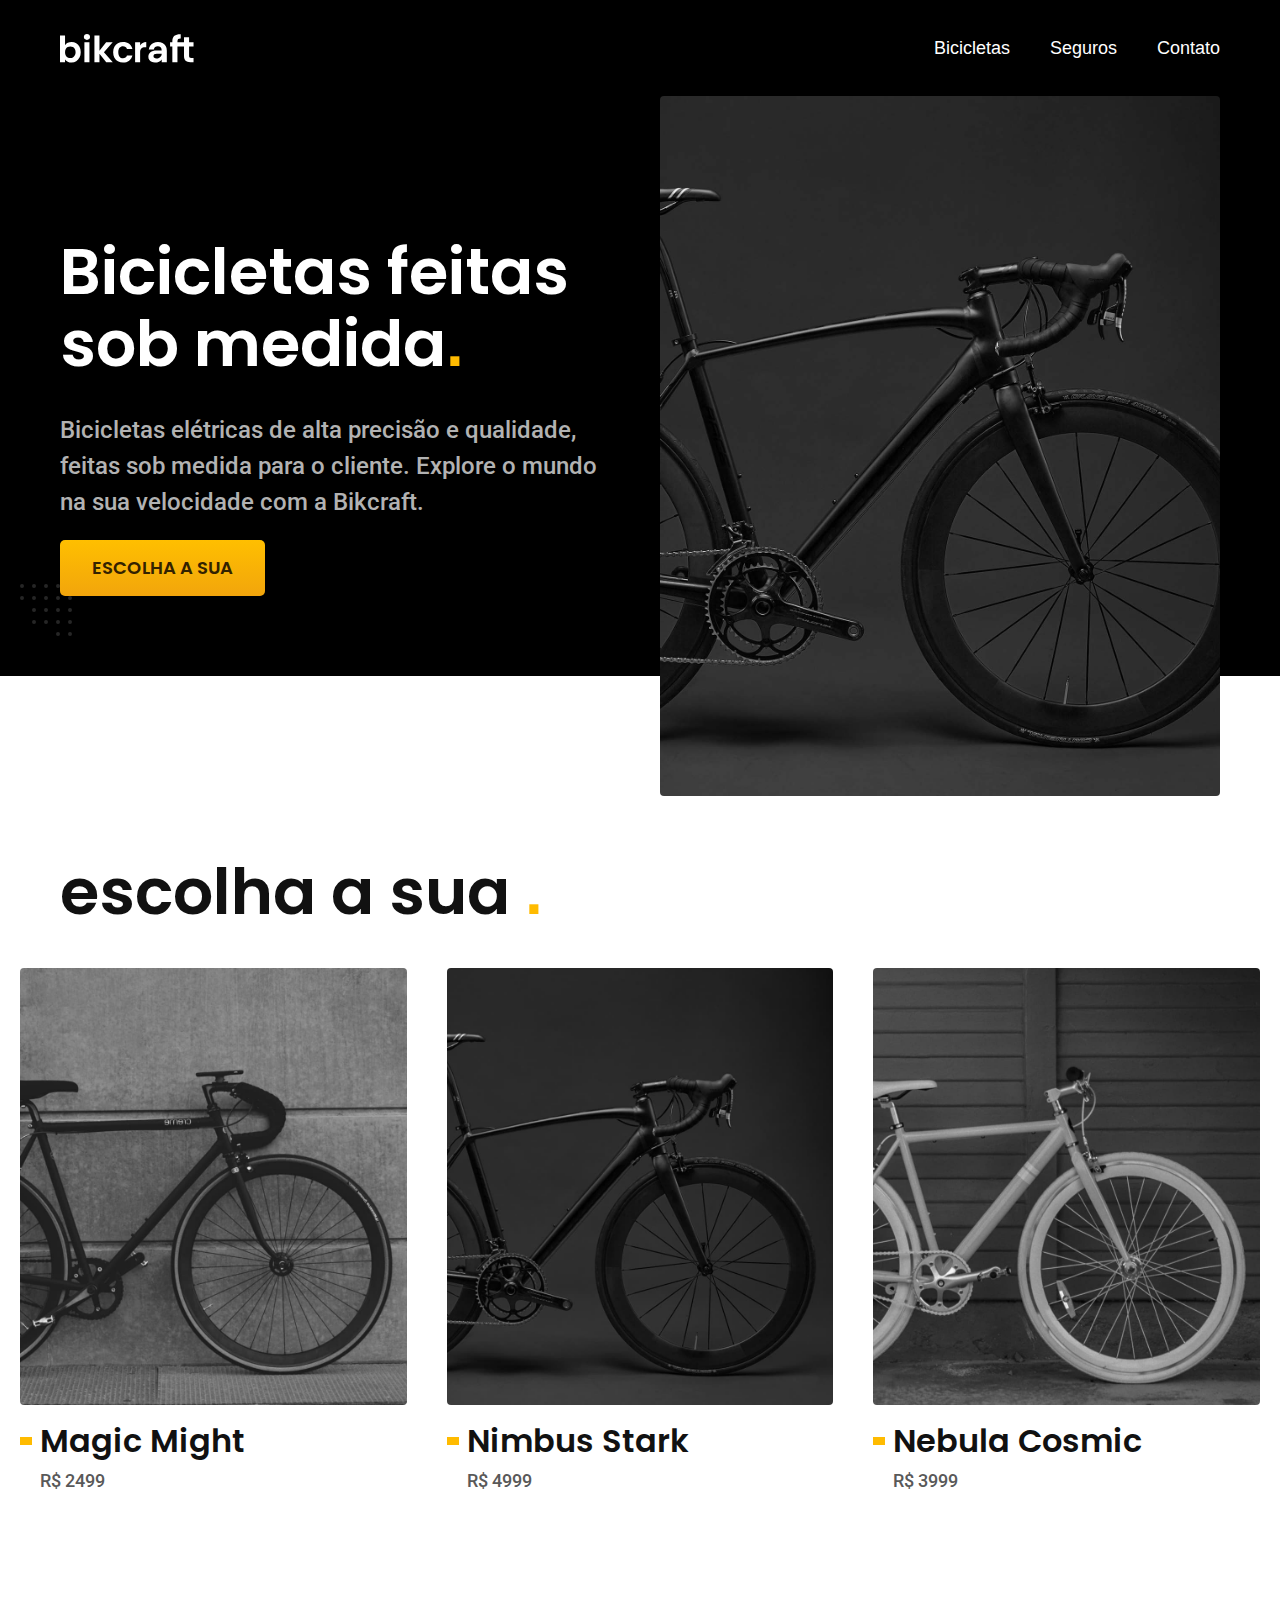
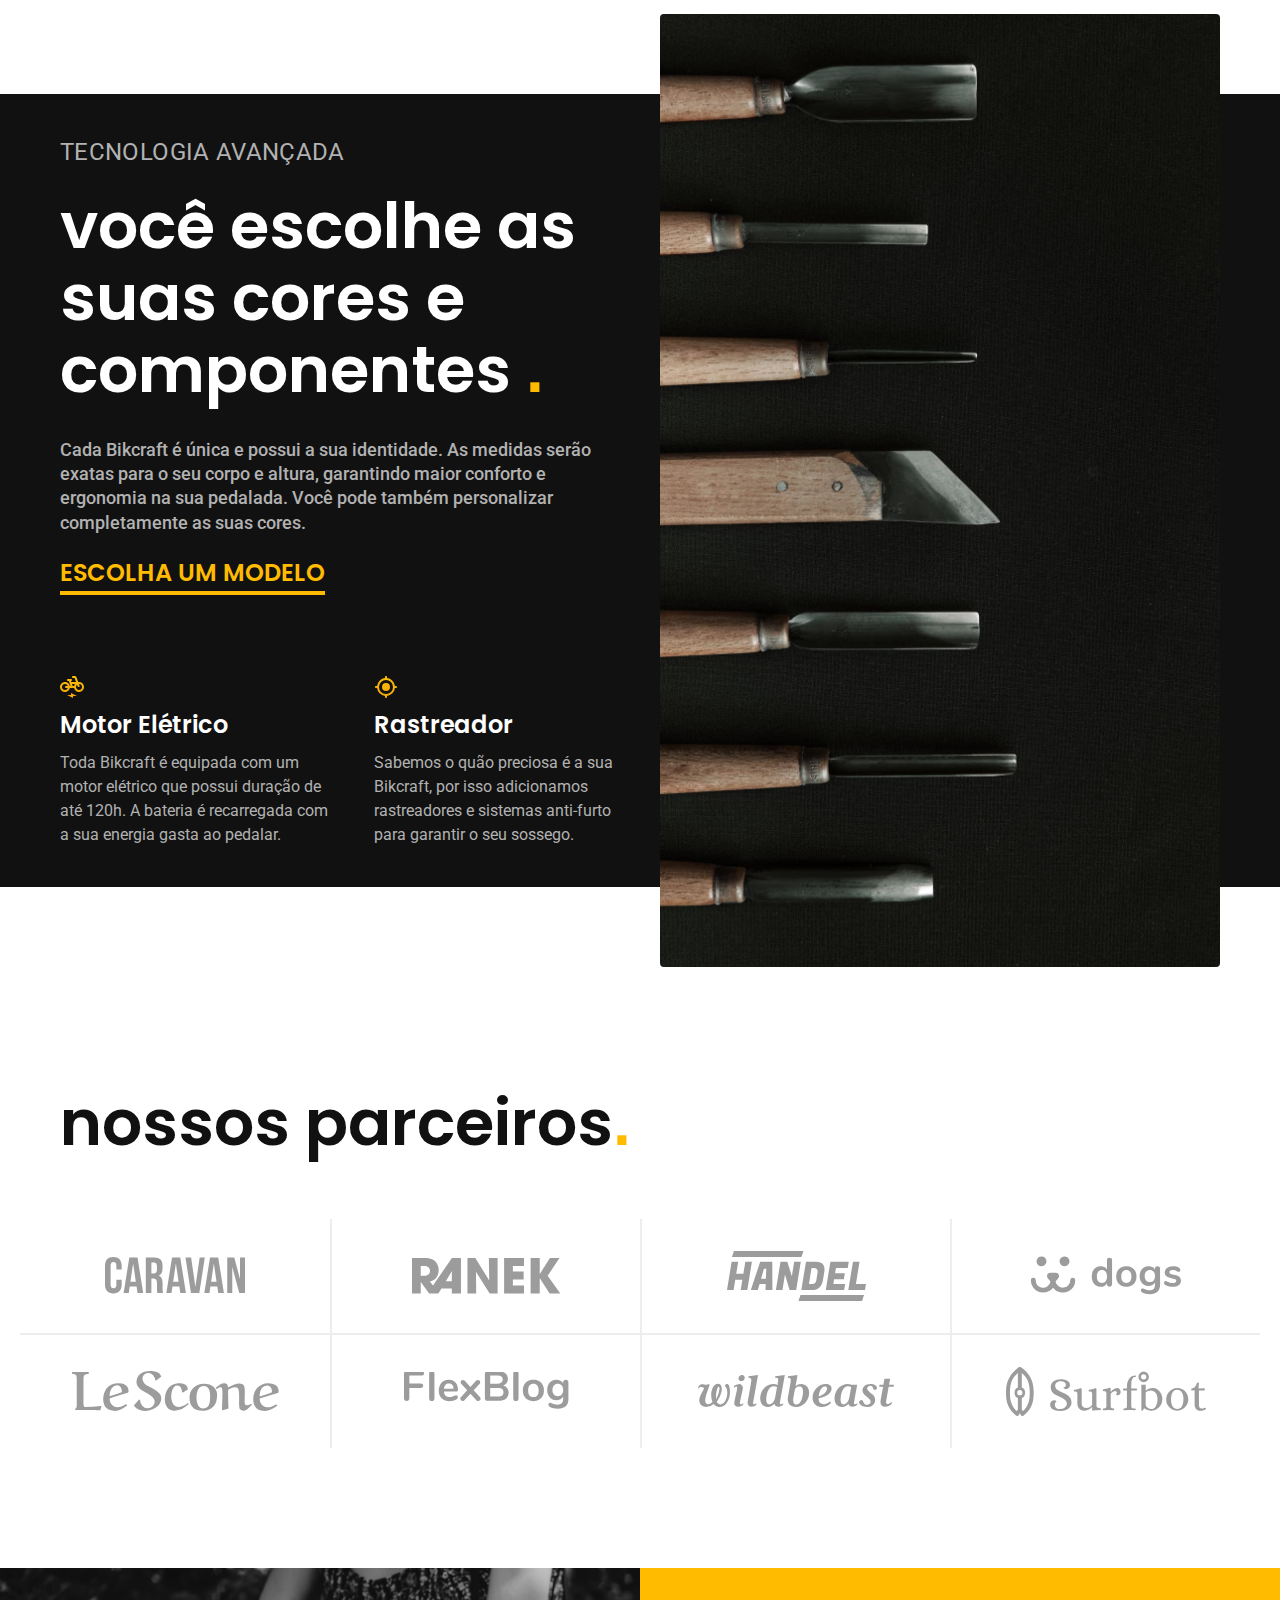
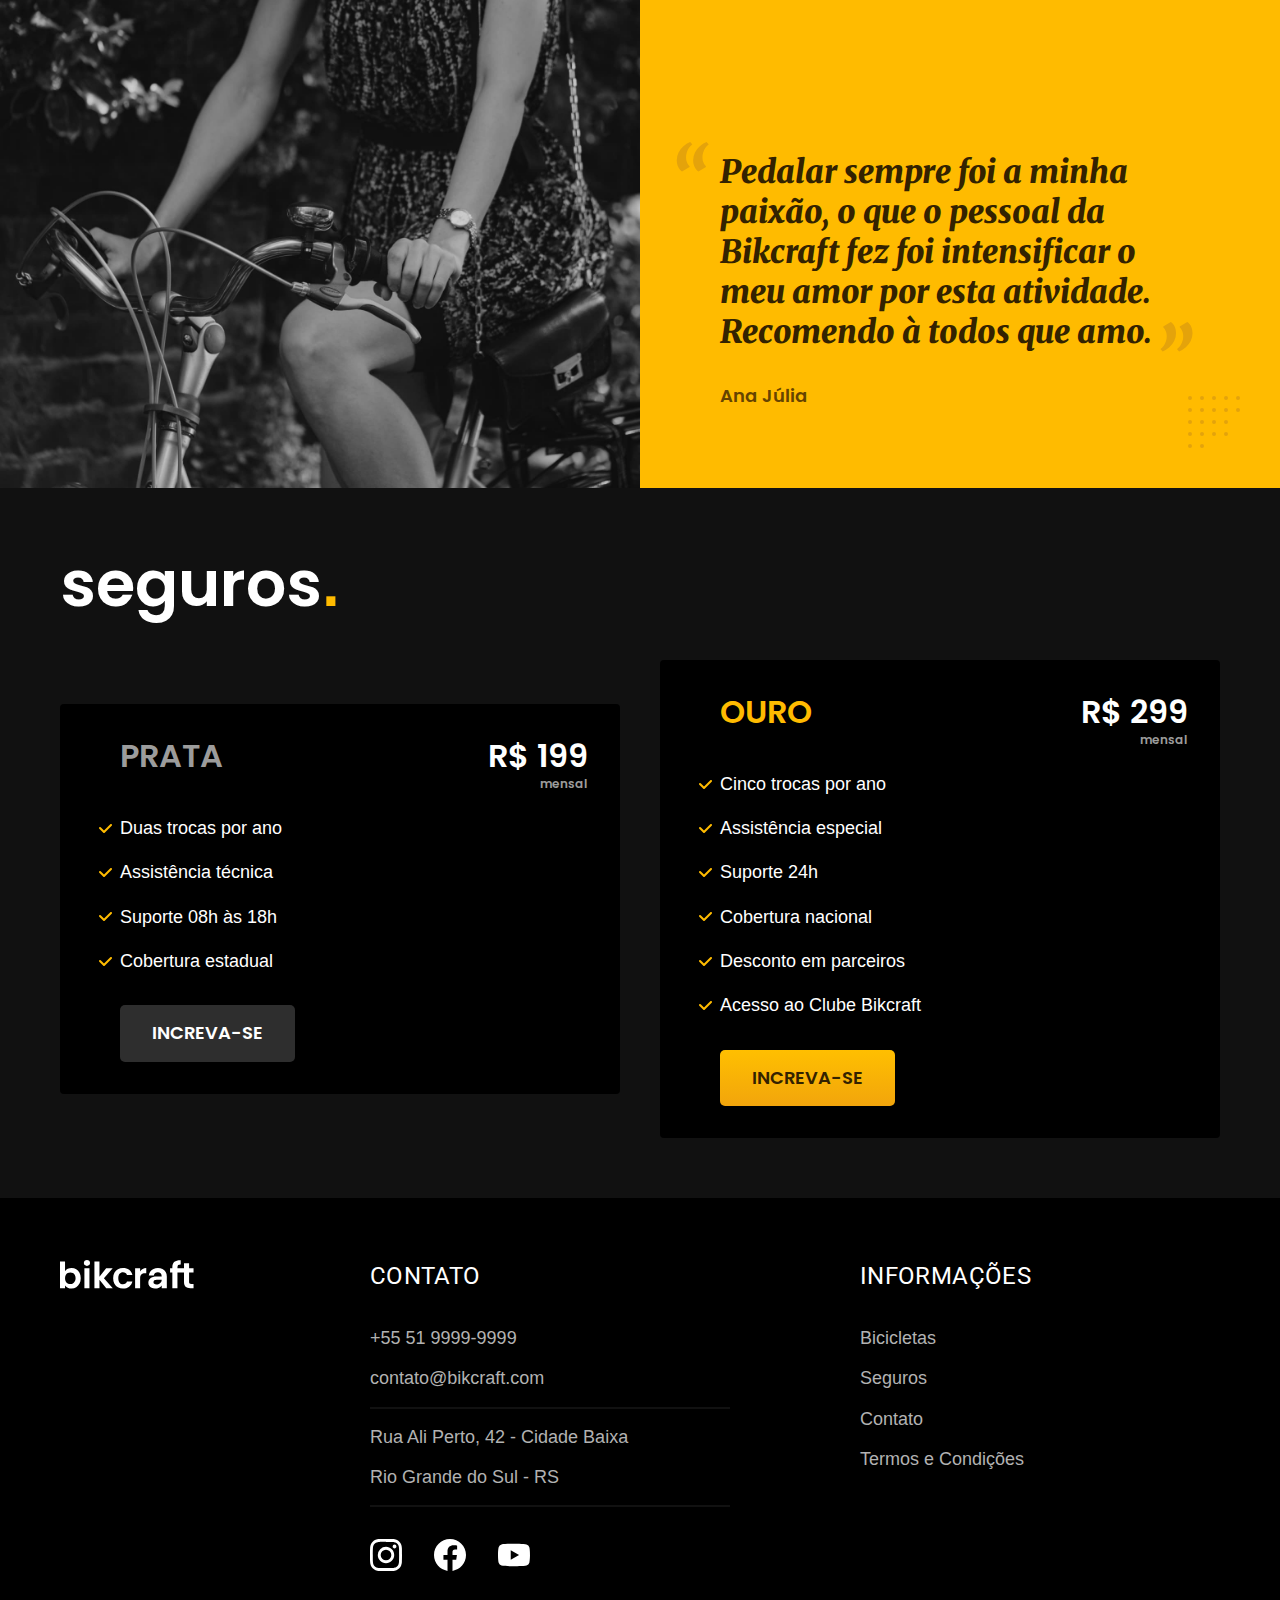
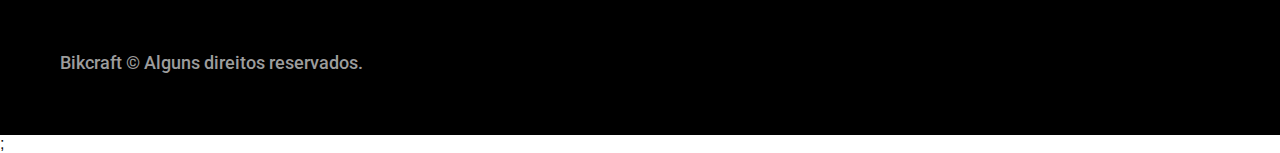
<file: index.html>
<!DOCTYPE html>
<html lang="pt-br">

<head>
  <meta charset="UTF-8">
  <meta http-equiv="X-UA-Compatible" content="IE=edge">
  <meta name="viewport" content="width=device-width, initial-scale=1.0">
  <title>Bikcraft - Bicicletas Elétricas</title>
  <meta name="description" content="Bicicletas elétricas de alta precisão e qualidade,  feitas sob medida para o cliente. Explore o mundo na sua velocidade com a Bikcraft.">
  <link rel="icon" href="favicon.svg" type="image/x-xml+svg">
  <link rel="preload" href="./css/style.min.css" as="style">
  <link rel="stylesheet" href="./css/style.min.css">

  <link rel="preconnect" href="https://fonts.googleapis.com">
  <link rel="preconnect" href="https://fonts.gstatic.com" crossorigin>
  <link href="https://fonts.googleapis.com/css2?family=Merriweather:ital,wght@1,900&family=Poppins:wght@400;600&family=Roboto:wght@400;500&display=swap" rel="stylesheet">

  <script>document.documentElement.classList.add("js")</script>
</head>

<body>
  <header class="header-bg">
    <div class="container header">
      <a href="./">
        <img src="./img/bikcraft.svg" width="136" height="32" alt="Bikcraft">
      </a>
      <nav aria-label="primaria">
        <ul class="header-menu font-1-m cor-0">
          <li> <a href="./bicicletas.html">Bicicletas</a> </li>
          <li> <a href="./seguros.html">Seguros</a> </li>
          <li> <a href="./contato.html">Contato</a> </li>
        </ul>
      </nav>
    </div>
  </header>

  <main class="introducao-bg">
    <div class="container introducao">
      <div class="introducao-conteudo">
        <h1 class="font-1-xxl cor-0 fadeInDown" data-anime="200">Bicicletas feitas sob medida<span class="cor-p1">.</span></h1>
        <p class="font-2-l cor-5 fadeInDown" data-anime="400">Bicicletas elétricas de alta precisão e qualidade, feitas sob medida para o cliente. Explore o mundo na sua velocidade com a Bikcraft.</p>
        <a href="./bicicletas.html" class="botao fadeInDown" data-anime="600">Escolha a sua</a>
      </div>
      <picture class="fadeInDown" data-anime="800">
        <source media="(max-width: 800px )" srcset="./img/bicicletas/nimbus.jpg">
        <img src="./img/fotos/introducao.jpg" width="1280" height="1600" alt="Bicicleta elétrica preta">
      </picture>
    </div>
  </main>

  <article class="bicicletas-lista">
    <h2 class="container font-1-xxl">escolha a sua <span class="cor-p1">.</span></h2>

    <ul>
      <li>
        <a href="./bicicletas/magic.html">
          <img src="./img/bicicletas/magic-home.jpg" width="920" height="1040" alt="Bicicleta preta">
          <h3 class="font-1-xl cor-11">Magic Might</h3>
          <span class="font-2-m cor-8">R$ 2499</span>
        </a>
      </li>

      <li>
        <a href="./bicicletas/nimbus.html">
          <img src="./img/bicicletas/nimbus-home.jpg" width="920" height="1040" alt="Bicicleta preta">
          <h3 class="font-1-xl cor-11">Nimbus Stark</h3>
          <span class="font-2-m cor-8">R$ 4999</span>
        </a>
      </li>

      <li>
        <a href="./bicicletas/nebula.html">
          <img src="./img/bicicletas/nebula-home.jpg" width="920" height="1040" alt="Bicicleta preta">
          <h3 class="font-1-xl cor-11">Nebula Cosmic</h3>
          <span class="font-2-m cor-8">R$ 3999</span>
        </a>
      </li>
    </ul>
  </article>

  <article class="tecnologia-bg">
    <div class="container tecnologia">
      <div class="tecnologia-conteudo">
        <span class="font-2-l-b cor-5">Tecnologia Avançada</span>
        <h2 class="cor-0 font-1-xxl">você escolhe as suas cores e componentes <span class="cor-p1">.</span></h2>
        <p class="font-2-m cor-5">Cada Bikcraft é única e possui a sua identidade. As medidas serão exatas para o seu corpo e altura, garantindo maior conforto e ergonomia na sua pedalada. Você pode também personalizar completamente as suas cores.</p>
        <a href="./bicicletas.html" class="link">ESCOLHA UM MODELO</a>

        <div class=" tecnologia-vantagens">
          <div>
            <img src="./img/icones/eletrica.svg" width="24" height="24" alt="">
            <h3 class="font-1-l cor-0">Motor Elétrico</h3>
            <p class="font-2-s cor-5">Toda Bikcraft é equipada com um motor elétrico que possui duração de até 120h. A bateria é recarregada com a sua energia gasta ao pedalar.</p>
          </div>

          <div>
            <img src="./img/icones/rastreador.svg" width="24" height="24" alt="">
            <h3 class="font-1-l cor-0">Rastreador</h3>
            <p class="font-2-s cor-5">Sabemos o quão preciosa é a sua Bikcraft, por isso adicionamos rastreadores e sistemas anti-furto para garantir o seu sossego.</p>
          </div>
        </div>
      </div>

      <div class="tecnologia-imagem">
        <img src="./img/fotos/tecnologia.jpg" width="1200" height="1920" alt="">
      </div>
    </div>
  </article>

  <section class="parceiros" aria-label="Nossos parceiros">
    <h2 class="cor-11 font-1-xxl container">nossos parceiros<span class="cor-p1">.</span></h2>
    <ul>
      <li><img src="./img/parceiros/caravan.svg" width="140" height="38" alt="Caravan"></li>
      <li><img src="./img/parceiros/ranek.svg" width="149" height="36" alt="ranek"></li>
      <li><img src="./img/parceiros/handel.svg" width="139" height="50" alt="handel"></li>
      <li><img src="./img/parceiros/dogs.svg" width="152" height="39" alt="dogs"></li>
      <li><img src="./img/parceiros/lescone.svg" width="208" height="41" alt="lescone"></li>
      <li><img src="./img/parceiros/flexblog.svg" width="165" height="38" alt="flexblog"></li>
      <li><img src="./img/parceiros/wildbeast.svg" width="196" height="34" alt="wildbeast"></li>
      <li><img src="./img/parceiros/surfbot.svg" width="200" height="49" alt="surfbot"></li>
    </ul>
  </section>

  <section class="depoimento" aria-label="Depoimento">
    <div>
      <img src="./img/fotos/depoimento.jpg" width="1560" height="1360" alt="Pessoa pedalando uma bicicleta Bikcraft">
    </div>
    <div class="depoimento-conteudo">
      <blockquote class="font-1-xl cor-p5">
        <p>Pedalar sempre foi a minha paixão, o que o pessoal da Bikcraft fez foi intensificar o meu amor por esta atividade. Recomendo à todos que amo.</p>
      </blockquote>
      <span class="font-1-m-b cor-p4">Ana Júlia</span>
    </div>
  </section>


  <article class="seguros-bg">
    <div class="container seguros">
      <h2 class="font-1-xxl cor-0">seguros<span class="cor-p1">.</span></h2>

      <div class="seguros-item">
        <h3 class="font-1-xl cor-6">PRATA</h3>
        <span class="font-1-xl cor-0">R$ 199 <span class="font-1-xs cor-6">mensal</span></span>

        <ul class="font-2-m cor-0">
          <li>Duas trocas por ano</li>
          <li>Assistência técnica</li>
          <li>Suporte 08h às 18h</li>
          <li>Cobertura estadual</li>
        </ul>

        <a class="botao secundario" href="./orcamento.html?tipo=seguro&produto=prata">INCREVA-SE</a>
      </div>

      <div class="seguros-item">
        <h3 class="font-1-xl cor-p1 ">OURO</h3>
        <span class="font-1-xl cor-0">R$ 299<span class="font-1-xs cor-6">mensal</span></span>

        <ul class="font-2-m cor-0">
          <li>Cinco trocas por ano</li>
          <li>Assistência especial</li>
          <li>Suporte 24h</li>
          <li>Cobertura nacional</li>
          <li>Desconto em parceiros</li>
          <li>Acesso ao Clube Bikcraft</li>
        </ul>

        <a class="botao" href="./orcamento.html?tipo=seguro&produto=ouro">INCREVA-SE</a>
      </div>
    </div>
  </article>

  <footer class="footer-bg">
    <div class="footer container">
      <img src="./img/bikcraft.svg" width="136" height="32" alt="Bikcraft">

      <div class="footer-contato">
        <h3 class="font-2-l-b cor-0">Contato</h3>
        <ul class="font-2-m cor-5">
          <li><a href="tel:+555199999999">+55 51 9999-9999</a></li>
          <li><a href="mailto:contato@bikcraft.com">contato@bikcraft.com</a></li>
          <li>Rua Ali Perto, 42 - Cidade Baixa</li>
          <li>Rio Grande do Sul - RS</li>
        </ul>

        <div class="footer-redes">
          <a href="./">
            <img src="./img/redes/instagram.svg" width="32" height="32" alt="Instagram">
          </a>
          <a href="./">
            <img src="./img/redes/facebook.svg" width="32" height="32" alt="Facebook">
          </a>
          <a href="./">
            <img src="./img/redes/youtube.svg" width="32" height="32" alt="Youtube">
          </a>
        </div>
      </div>

      <div class="footer-informacoes">
        <h3 class="font-2-l-b cor-0">Informações</h3>
        <nav aria-label="">
          <ul class="font-1-m cor-5">
            <li> <a href="./bicicletas.html">Bicicletas</a> </li>
            <li> <a href="./seguros.html">Seguros</a> </li>
            <li> <a href="./contato.html">Contato</a> </li>
            <li> <a href="./termos.html">Termos e Condições</a> </li>
          </ul>
        </nav>
      </div>

      <p class="footer-copy font-2-m cor-6">Bikcraft © Alguns direitos reservados.</p>
    </div>
  </footer>

  <script src="./js/plugins/simple-anime.js"></script>;
  <script src="./js/script.js"></script>
</body>

</html>
</file>
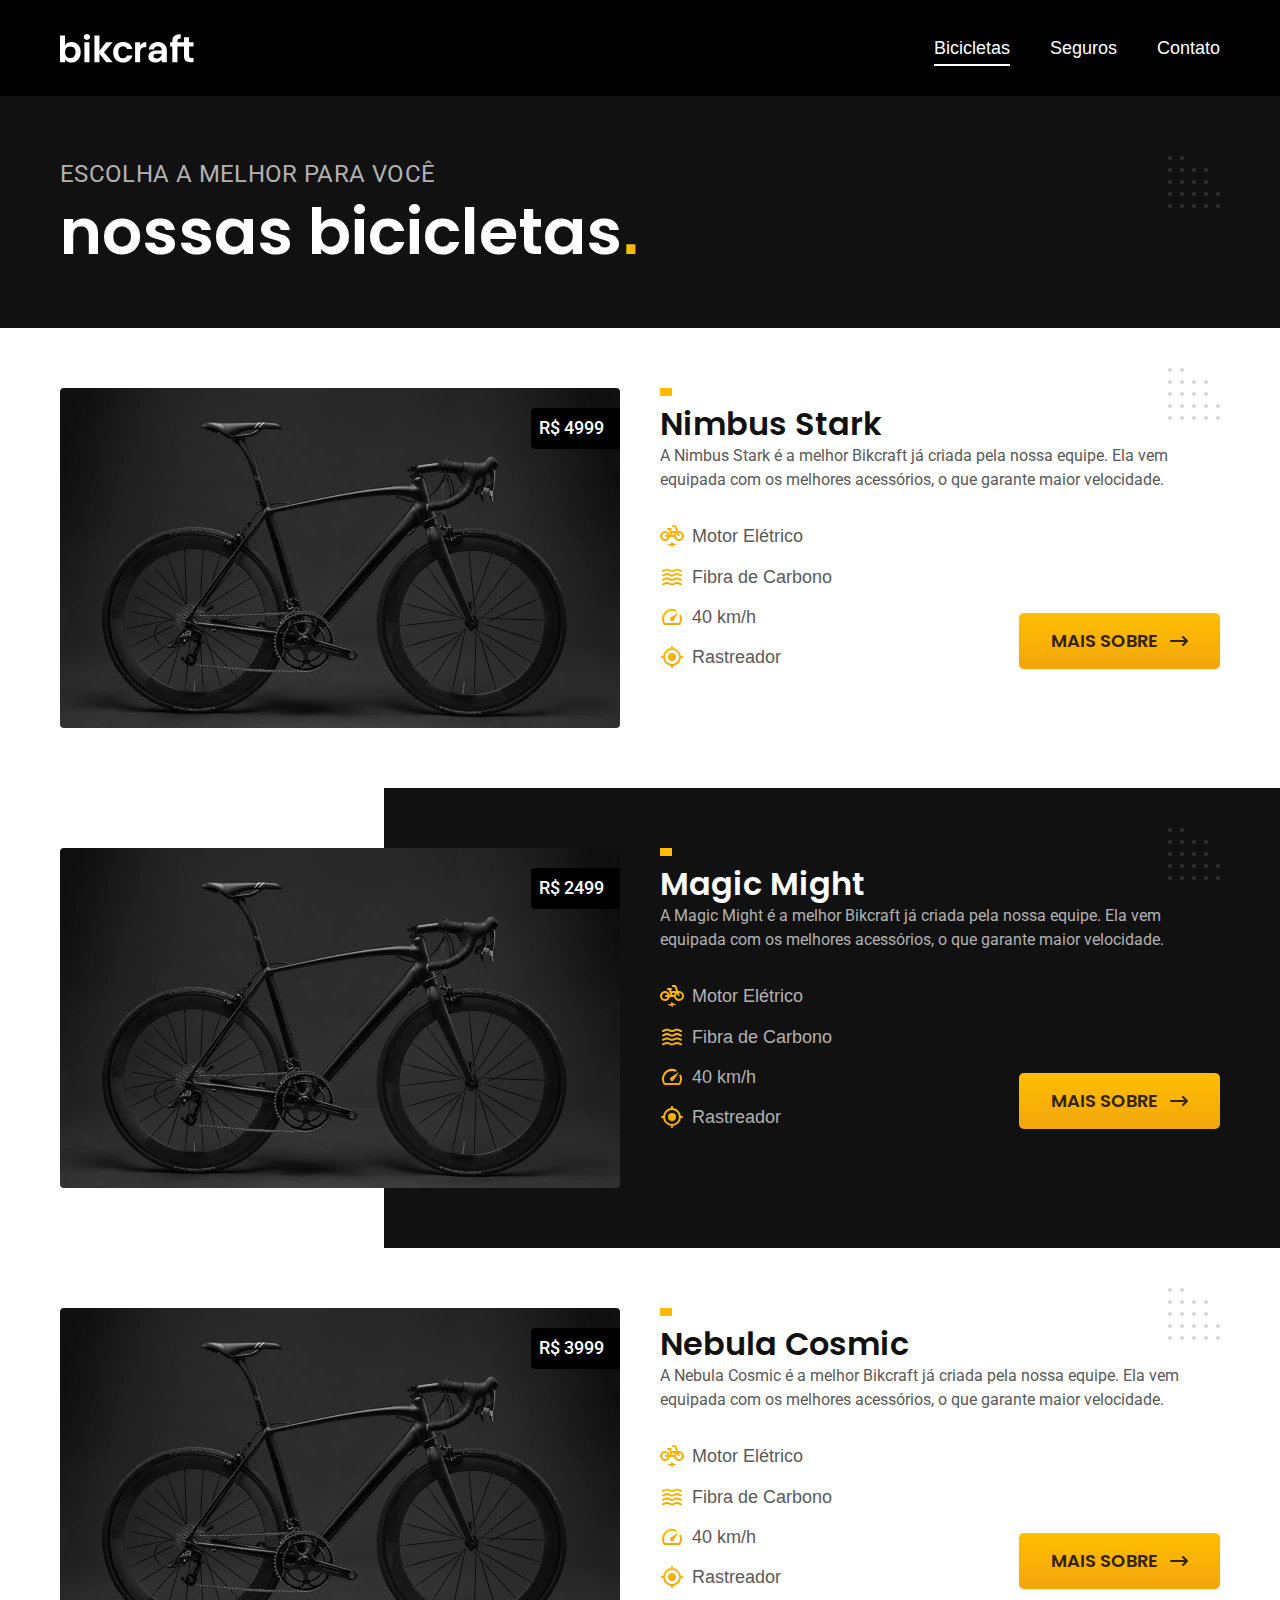
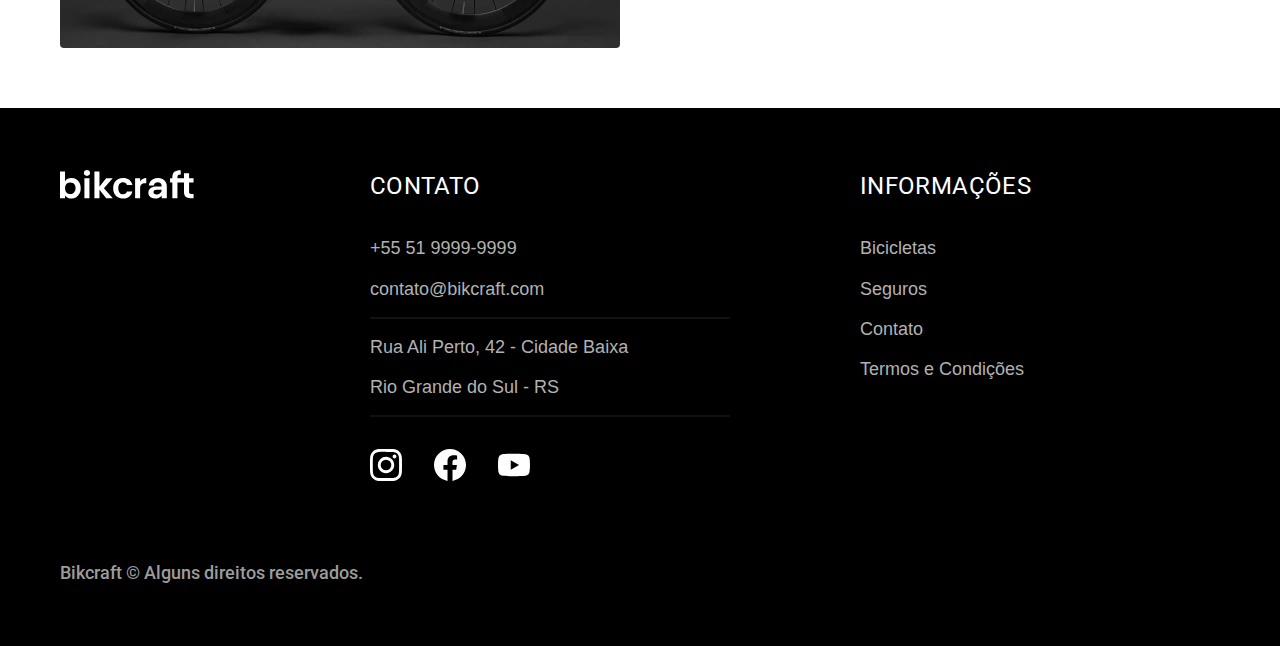
<file: bicicletas.html>
<!DOCTYPE html>
<html lang="pt-br">

<head>
  <meta charset="UTF-8">
  <meta http-equiv="X-UA-Compatible" content="IE=edge">
  <meta name="viewport" content="width=device-width, initial-scale=1.0">
  <title>Bicicletas | Bikcraft </title>
  <meta name="description" content="Bicicletas.">
  <link rel="icon" href="favicon.svg" type="image/x-xml+svg">
  <link rel="preload" href="./css/style.min.css" as="style">
  <link rel="stylesheet" href="./css/style.min.css">

  <link rel="preconnect" href="https://fonts.googleapis.com">
  <link rel="preconnect" href="https://fonts.gstatic.com" crossorigin>
  <link href="https://fonts.googleapis.com/css2?family=Merriweather:ital,wght@1,900&family=Poppins:wght@400;600&family=Roboto:wght@400;500&display=swap" rel="stylesheet">
  <script>document.documentElement.classList.add("js")</script>
</head>

<body id="bicicletas">
  <header class="header-bg">
    <div class="container header">
      <a href="./">
        <img src="./img/bikcraft.svg" width="136" height="32" alt="Bikcraft">
      </a>
      <nav aria-label="primaria">
        <ul class="header-menu font-1-m cor-0">
          <li> <a href="./bicicletas.html">Bicicletas</a> </li>
          <li> <a href="./seguros.html">Seguros</a> </li>
          <li> <a href="./contato.html">Contato</a> </li>
        </ul>
      </nav>
    </div>
  </header>

  <main>
    <div class="titulo-bg">
      <div class="titulo container">
        <p class="font-2-l-b cor-5">Escolha a melhor para você</p>
        <h1 class="font-1-xxl cor-0">nossas bicicletas<span class="cor-p1">.</span></h1>
      </div>
    </div>

    <div class="bicicletas container">

      <div class="bicicletas-imagem">
        <img src="./img/bicicletas/nimbus.jpg" width="1120" height="680" alt="Bicicleta preta">
        <span class="font-2-m cor-0">R$ 4999</span>
      </div>

      <div class="bicicletas-conteudo">
        <h2 class="font-1-xl">Nimbus Stark</h2>
        <p class="font-2-s cor-8">A Nimbus Stark é a melhor Bikcraft já criada pela nossa equipe. Ela vem equipada com os melhores acessórios, o que garante maior velocidade.</p>

        <ul class="font-1-m cor-8">
          <li>
            <img src="./img/icones/eletrica.svg" width="32" height="32" alt="">
            Motor Elétrico
          </li>
          <li>
            <img src="./img/icones/carbono.svg" width="32" height="32" alt="">
            Fibra de Carbono
          </li>
          <li>
            <img src="./img/icones/velocidade.svg" width="32" height="32" alt="">
            40 km/h
          </li>
          <li>
            <img src="./img/icones/rastreador.svg" width="32" height="32" alt="">
            Rastreador
          </li>
        </ul>

        <a class="botao seta" href="./bicicletas/nimbus.html">Mais Sobre</a>
      </div>

    </div>

    <div class="bicicletas-bg">
      <div class="bicicletas container">

        <div class="bicicletas-imagem">
          <img src="./img/bicicletas/nimbus.jpg" width="1120" height="680" alt="Bicicleta preta">
          <span class="font-2-m cor-0">R$ 2499</span>
        </div>

        <div class="bicicletas-conteudo">
          <h2 class="font-1-xl cor-0">Magic Might</h2>
          <p class="font-2-s cor-5">A Magic Might é a melhor Bikcraft já criada pela nossa equipe. Ela vem equipada com os melhores acessórios, o que garante maior velocidade.</p>

          <ul class="font-1-m cor-5">
            <li>
              <img src="./img/icones/eletrica.svg" width="32" height="32" alt="">
              Motor Elétrico
            </li>
            <li>
              <img src="./img/icones/carbono.svg" width="32" height="32" alt="">
              Fibra de Carbono
            </li>
            <li>
              <img src="./img/icones/velocidade.svg" width="32" height="32" alt="">
              40 km/h
            </li>
            <li>
              <img src="./img/icones/rastreador.svg" width="32" height="32" alt="">
              Rastreador
            </li>
          </ul>

          <a class="botao seta" href="./bicicletas/magic.html">Mais Sobre</a>
        </div>

      </div>
    </div>

    <div class="bicicletas container">

      <div class="bicicletas-imagem">
        <img src="./img/bicicletas/nimbus.jpg" width="1120" height="680" alt="Bicicleta preta">
        <span class="font-2-m cor-0">R$ 3999</span>
      </div>

      <div class="bicicletas-conteudo">
        <h2 class="font-1-xl">Nebula Cosmic</h2>
        <p class="font-2-s cor-8">A Nebula Cosmic é a melhor Bikcraft já criada pela nossa equipe. Ela vem equipada com os melhores acessórios, o que garante maior velocidade.</p>

        <ul class="font-1-m cor-8">
          <li>
            <img src="./img/icones/eletrica.svg" width="32" height="32" alt="">
            Motor Elétrico
          </li>
          <li>
            <img src="./img/icones/carbono.svg" width="32" height="32" alt="">
            Fibra de Carbono
          </li>
          <li>
            <img src="./img/icones/velocidade.svg" width="32" height="32" alt="">
            40 km/h
          </li>
          <li>
            <img src="./img/icones/rastreador.svg" width="32" height="32" alt="">
            Rastreador
          </li>
        </ul>

        <a class="botao seta" href="./bicicletas/nebula.html">Mais Sobre</a>
      </div>

    </div>

  </main>

  <footer class="footer-bg">
    <div class="footer container">
      <img src="./img/bikcraft.svg" width="136" height="32" alt="Bikcraft">

      <div class="footer-contato">
        <h3 class="font-2-l-b cor-0">Contato</h3>
        <ul class="font-2-m cor-5">
          <li><a href="tel:+555199999999">+55 51 9999-9999</a></li>
          <li><a href="mailto:contato@bikcraft.com">contato@bikcraft.com</a></li>
          <li>Rua Ali Perto, 42 - Cidade Baixa</li>
          <li>Rio Grande do Sul - RS</li>
        </ul>

        <div class="footer-redes">
          <a href="./">
            <img src="./img/redes/instagram.svg" width="32" height="32" alt="Instagram">
          </a>
          <a href="./">
            <img src="./img/redes/facebook.svg" width="32" height="32" alt="Facebook">
          </a>
          <a href="./">
            <img src="./img/redes/youtube.svg" width="32" height="32" alt="Youtube">
          </a>
        </div>
      </div>

      <div class="footer-informacoes">
        <h3 class="font-2-l-b cor-0">Informações</h3>
        <nav aria-label="">
          <ul class="font-1-m cor-5">
            <li> <a href="./bicicletas.html">Bicicletas</a> </li>
            <li> <a href="./seguros.html">Seguros</a> </li>
            <li> <a href="./contato.html">Contato</a> </li>
            <li> <a href="./termos.html">Termos e Condições</a> </li>
          </ul>
        </nav>
      </div>

      <p class="footer-copy font-2-m cor-6">Bikcraft © Alguns direitos reservados.</p>
    </div>
  </footer>
  <script src="./js/script.js"></script>
</body>

</html>
</file>
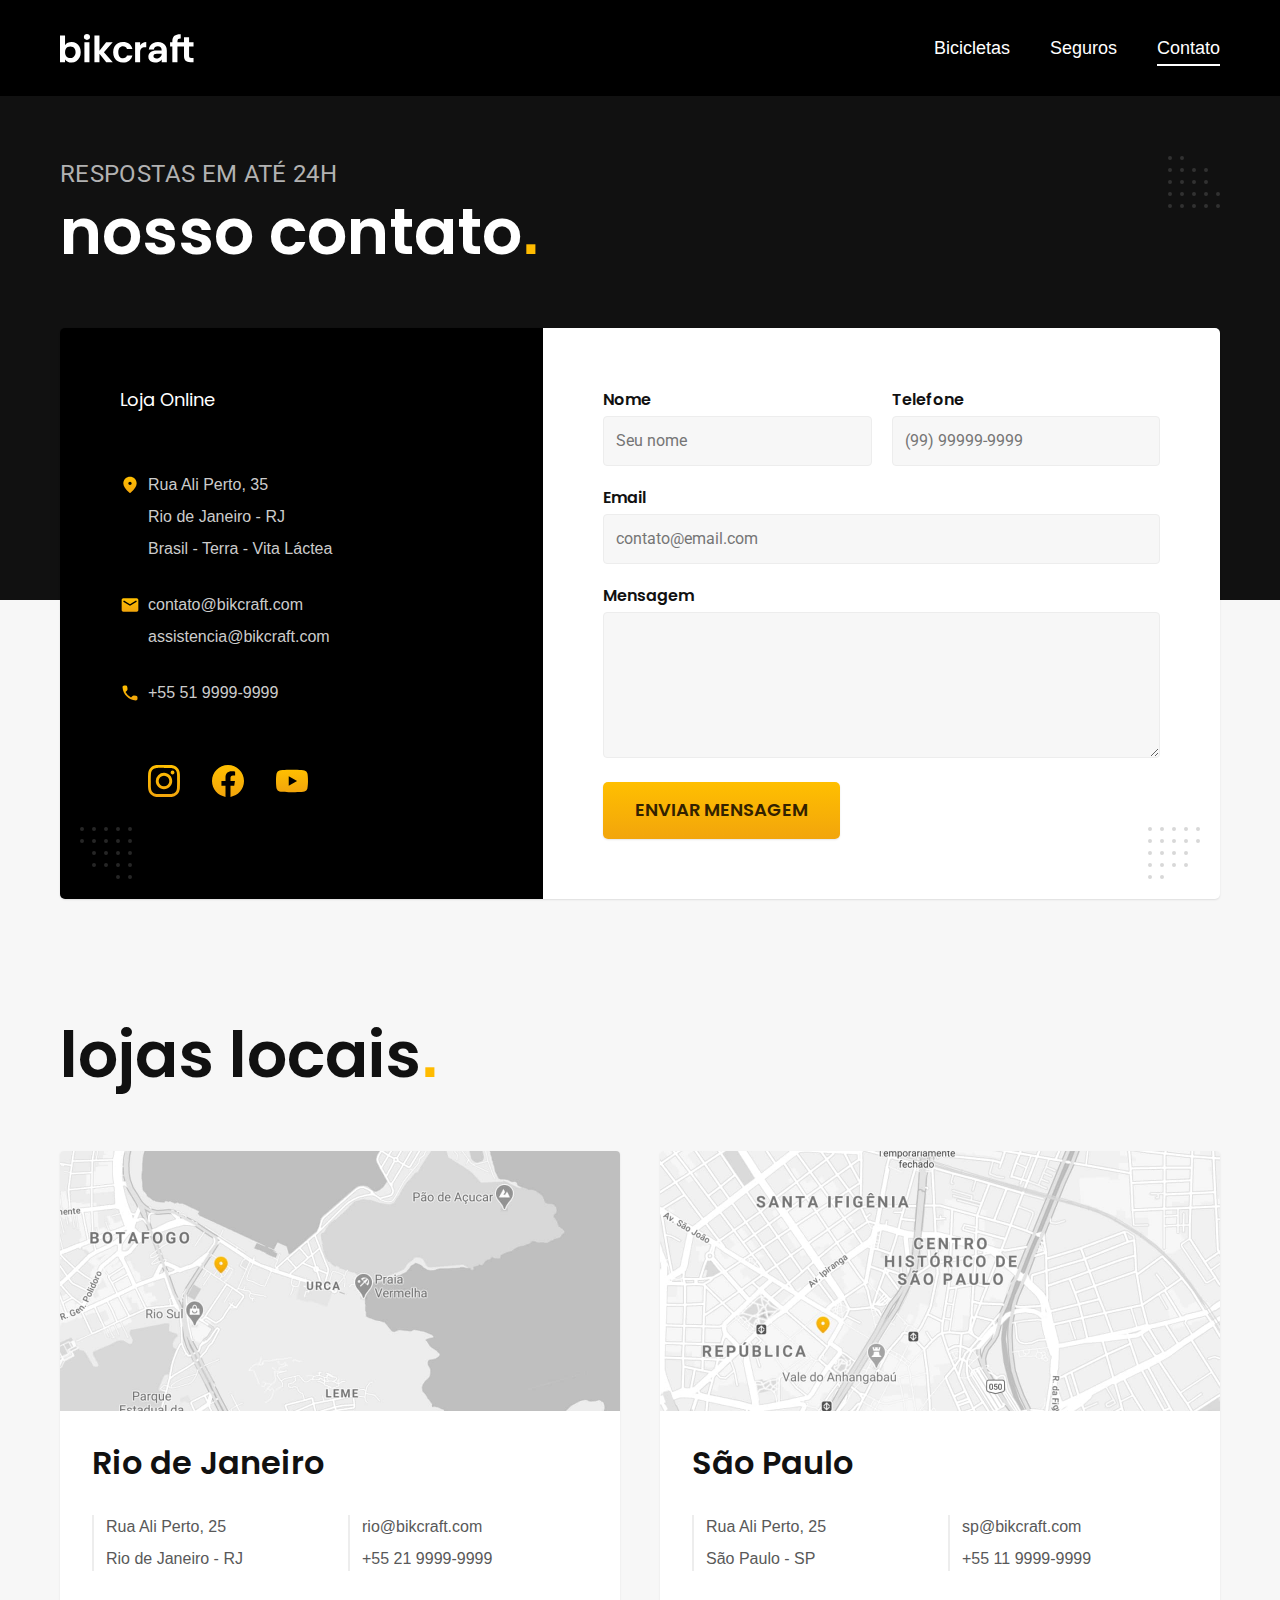
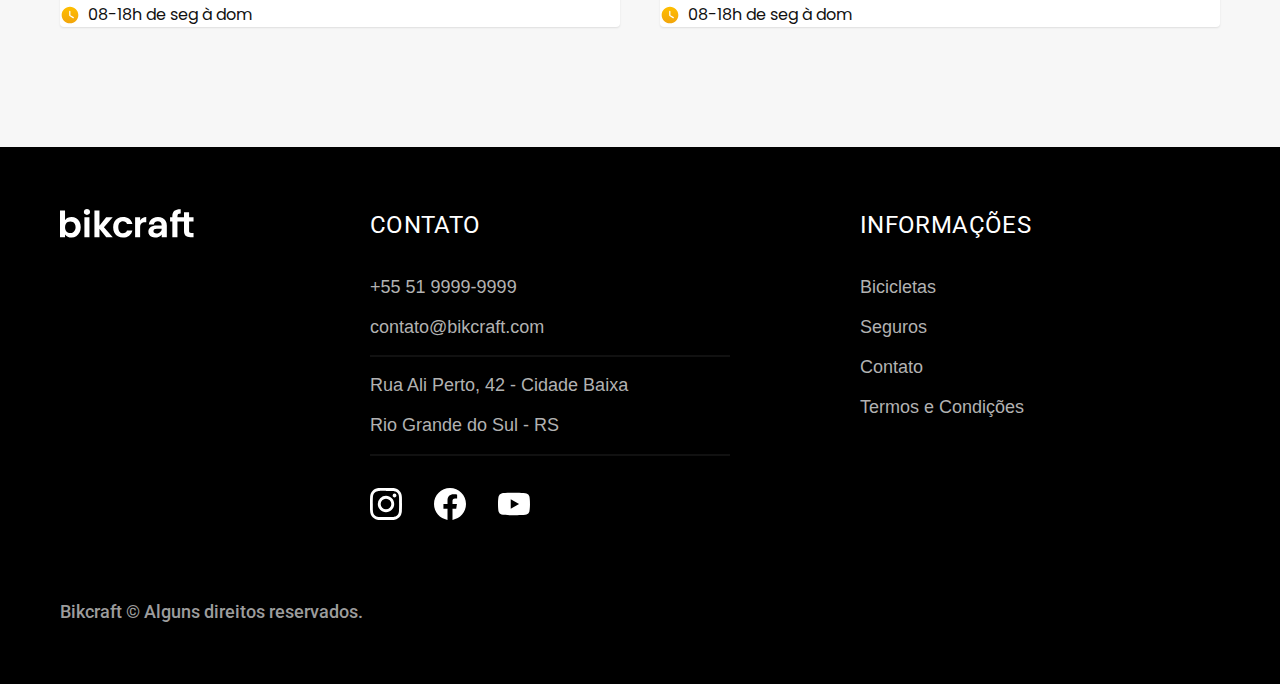
<file: contato.html>
<!DOCTYPE html>
<html lang="pt-br">

<head>
  <meta charset="UTF-8">
  <meta http-equiv="X-UA-Compatible" content="IE=edge">
  <meta name="viewport" content="width=device-width, initial-scale=1.0">
  <title>Contato | Bikcraft </title>
  <meta name="description" content="Contato.">
  <link rel="icon" href="favicon.svg" type="image/x-xml+svg">
  <link rel="preload" href="./css/style.min.css" as="style">
  <link rel="stylesheet" href="./css/style.min.css">

  <link rel="preconnect" href="https://fonts.googleapis.com">
  <link rel="preconnect" href="https://fonts.gstatic.com" crossorigin>
  <link href="https://fonts.googleapis.com/css2?family=Merriweather:ital,wght@1,900&family=Poppins:wght@400;600&family=Roboto:wght@400;500&display=swap" rel="stylesheet">
  <script>document.documentElement.classList.add("js")</script>
</head>

<body id="contato">
  <header class="header-bg">
    <div class="container header">
      <a href="./">
        <img src="./img/bikcraft.svg" width="136" height="32" alt="Bikcraft">
      </a>
      <nav aria-label="primaria">
        <ul class="header-menu font-1-m cor-0">
          <li> <a href="./bicicletas.html">Bicicletas</a> </li>
          <li> <a href="./seguros.html">Seguros</a> </li>
          <li> <a href="./contato.html">Contato</a> </li>
        </ul>
      </nav>
    </div>
  </header>

  <main>
    <div class="titulo-bg">
      <div class="titulo container">
        <p class="font-2-l-b cor-5">respostas em até 24h</p>
        <h1 class="font-1-xxl cor-0">nosso contato<span class="cor-p1">.</span></h1>
      </div>
    </div>

    <div class="contato container">
      <section class="contato-dados" aria-label="Endereço">
        <h2 class="font-1-m cor-0">Loja Online</h2>
        <div class="contato-endereco font-2-s cor-4">
          <p>Rua Ali Perto, 35</p>
          <p>Rio de Janeiro - RJ</p>
          <p>Brasil - Terra - Vita Láctea</p>
        </div>

        <address class="contato-meios font-2-s cor-4">
          <a href="mailto:contato@bikcraft.com">contato@bikcraft.com</a>
          <a href="mailto:assistencia@bikcraft.com">assistencia@bikcraft.com</a>
          <a href="tel:+555199999999">+55 51 9999-9999</a>
        </address>

        <div class="contato-redes">
          <a href="./">
            <img src="./img/redes/instagram-p.svg" width="32" height="32" alt="Instagram">
          </a>
          <a href="./">
            <img src="./img/redes/facebook-p.svg" width="32" height="32" alt="Facebook">
          </a>
          <a href="./">
            <img src="./img/redes/youtube-p.svg" width="32" height="32" alt="Youtube">
          </a>
        </div>

      </section>

      <section class="contato-formulario" aria-label="Formulario">
        <form class="form" action="./contato.html">
          <div>
            <label for="nome">Nome</label>
            <input type="text" name="nome" id="nome" placeholder="Seu nome">
          </div>
          <div>
            <label for="telefone">Telefone</label>
            <input type="text" name="telefone" id="telefone" placeholder="(99) 99999-9999">
          </div>
          <div class="col-2">
            <label for="nome">Email</label>
            <input type="email" name="email" id="email" placeholder="contato@email.com">
          </div>
          <div class="col-2">
            <label for="mensagem">Mensagem</label>
            <textarea rows="5" name="mensagem" id="mensagem" placeholder="O que você precisa?"> </textarea>
          </div>

          <button class="botao col-2">Enviar Mensagem</button>
        </form>

      </section>
    </div>
  </main>

  <article class="lojas container">
    <h2 class="font-1-xxl">lojas locais<span class="cor-p1">.</span></h2>

    <div class="lojas-item">
      <img src="./img/lojas/rj.jpg" width="1120" height="520" alt="Mapa marcando o Endereço em Rua Ali Perto, 25 - Rio de Janeiro - RJ">
      <div class="lojas-conteudo">
        <h3 class="font-1-xl">Rio de Janeiro</h3>
        <div class="lojas-dados font-2-s cor-8">
          <p>Rua Ali Perto, 25</p>
          <p>Rio de Janeiro - RJ</p>
        </div>

        <div class="lojas-dados font-2-s cor-8">
          <a href="mailto:rio@bikcraft.com">rio@bikcraft.com</a>
          <a href="tel:+552199999999">+55 21 9999-9999</a>
        </div>
      </div>
      <p class="font-1-s lojas-tempo"><img src="./img/icones/horario.svg" width="20" height="20" alt=""> 08-18h de seg à dom</p>
    </div>

    <div class="lojas-item">
      <img src="./img/lojas/sp.jpg" width="1120" height="520" alt="Mapa marcando o Endereço em Rua Ali Perto, 25 - São Paulo - SP">

      <div class="lojas-conteudo">
        <h3 class="font-1-xl">São Paulo</h3>
        <div class="lojas-dados font-2-s cor-8">
          <p>Rua Ali Perto, 25</p>
          <p>São Paulo - SP</p>
        </div>

        <div class="lojas-dados font-2-s cor-8">
          <a href="mailto:sp@bikcraft.com">sp@bikcraft.com</a>
          <a href="tel:+551199999999">+55 11 9999-9999</a>
        </div>
      </div>
      <p class="font-1-s lojas-tempo"><img src="./img/icones/horario.svg" width="20" height="20" alt=""> 08-18h de seg à dom</p>
    </div>
  </article>

  <footer class="footer-bg">
    <div class="footer container">
      <img src="./img/bikcraft.svg" width="136" height="32" alt="Bikcraft">

      <div class="footer-contato">
        <h3 class="font-2-l-b cor-0">Contato</h3>
        <ul class="font-2-m cor-5">
          <li><a href="tel:+555199999999">+55 51 9999-9999</a></li>
          <li><a href="mailto:contato@bikcraft.com">contato@bikcraft.com</a></li>
          <li>Rua Ali Perto, 42 - Cidade Baixa</li>
          <li>Rio Grande do Sul - RS</li>
        </ul>

        <div class="footer-redes">
          <a href="./">
            <img src="./img/redes/instagram.svg" width="32" height="32" alt="Instagram">
          </a>
          <a href="./">
            <img src="./img/redes/facebook.svg" width="32" height="32" alt="Facebook">
          </a>
          <a href="./">
            <img src="./img/redes/youtube.svg" width="32" height="32" alt="Youtube">
          </a>
        </div>
      </div>

      <div class="footer-informacoes">
        <h3 class="font-2-l-b cor-0">Informações</h3>
        <nav aria-label="">
          <ul class="font-1-m cor-5">
            <li> <a href="./bicicletas.html">Bicicletas</a> </li>
            <li> <a href="./seguros.html">Seguros</a> </li>
            <li> <a href="./contato.html">Contato</a> </li>
            <li> <a href="./termos.html">Termos e Condições</a> </li>
          </ul>
        </nav>
      </div>

      <p class="footer-copy font-2-m cor-6">Bikcraft © Alguns direitos reservados.</p>

    </div>
  </footer>
  <script src="./js/formulario.js"></script>
  <script src="./js/script.js"></script>
</body>

</html>
</file>
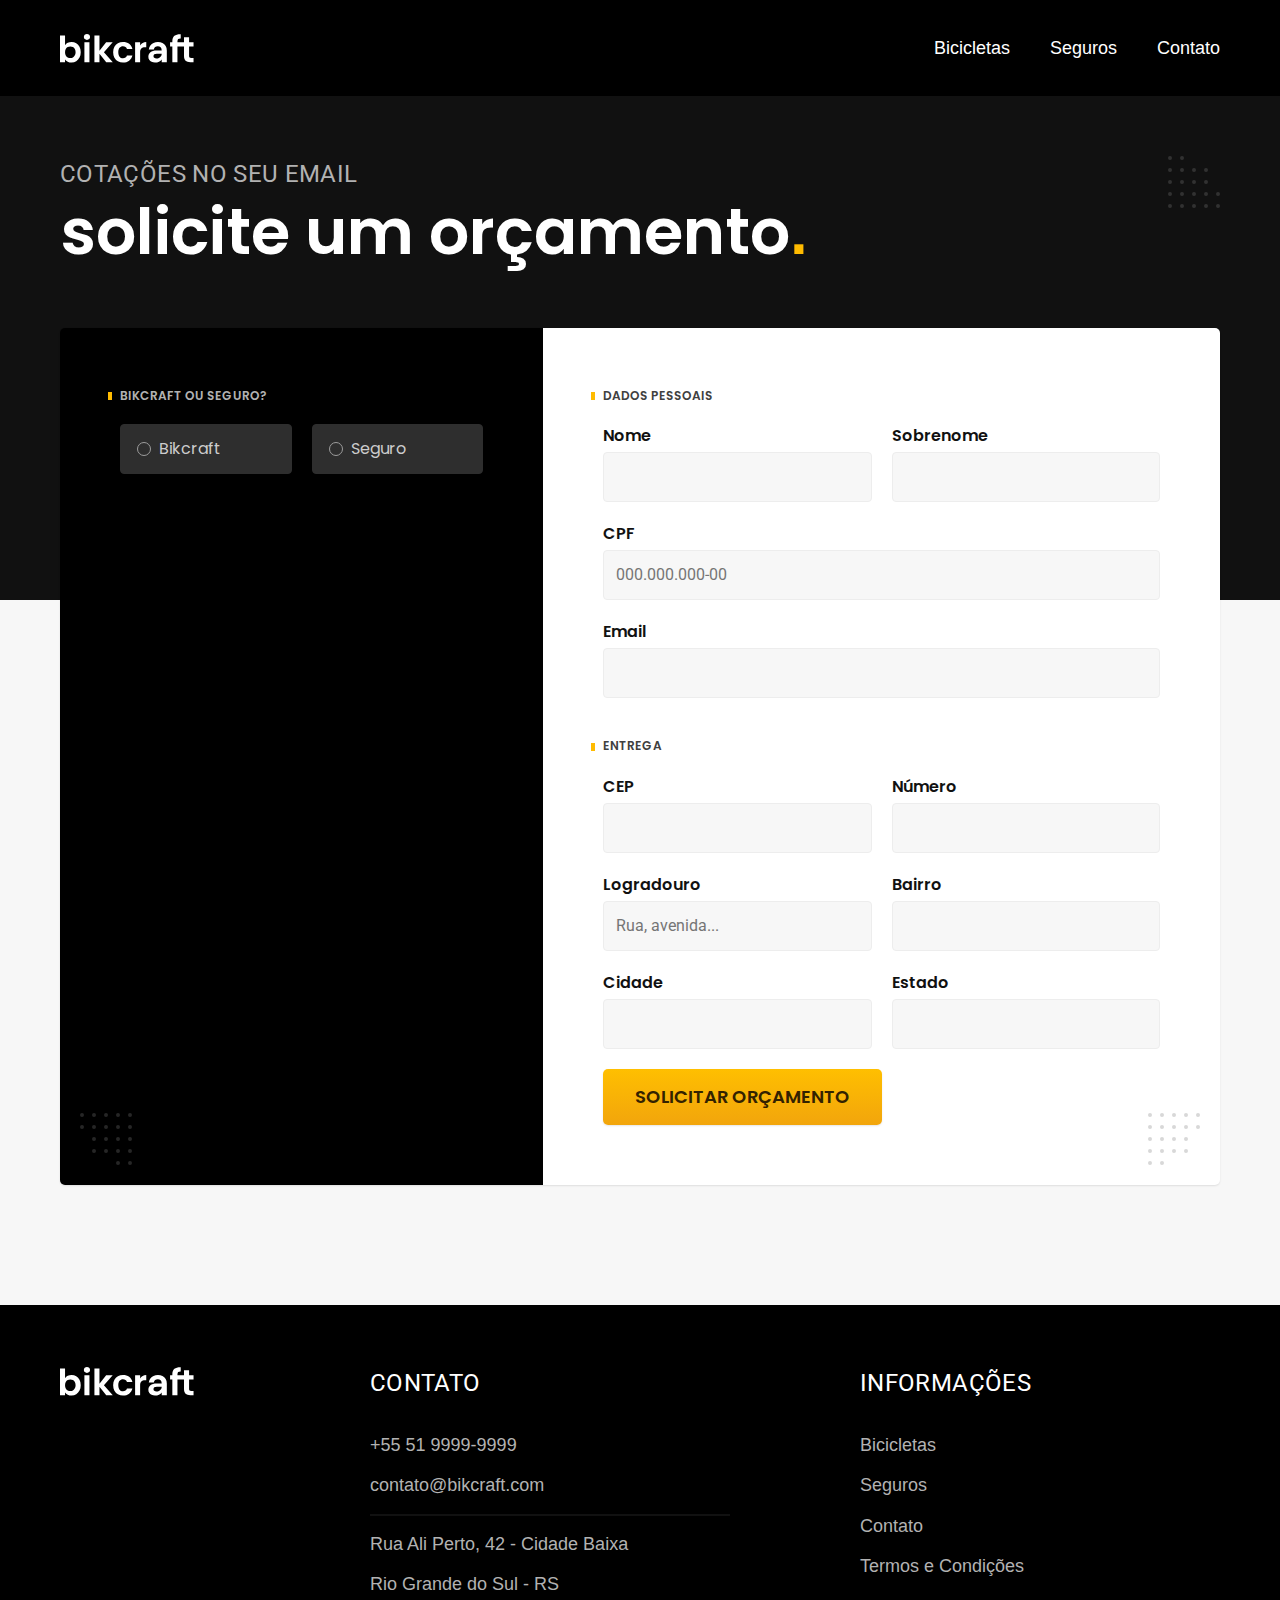
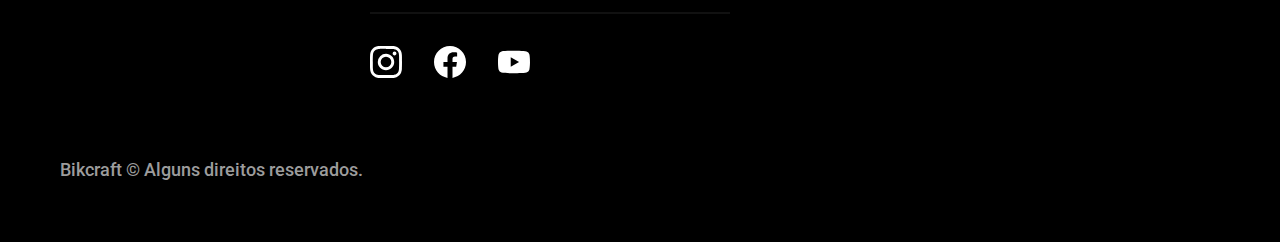
<file: orcamento.html>
<!DOCTYPE html>
<html lang="pt-br">

<head>
  <meta charset="UTF-8">
  <meta http-equiv="X-UA-Compatible" content="IE=edge">
  <meta name="viewport" content="width=device-width, initial-scale=1.0">
  <title>Orçamento | Bikcraft </title>
  <meta name="description" content="Orçamento">
  <link rel=" icon" href="favicon.svg" type="image/x-xml+svg">
  <link rel="preload" href="./css/style.min.css" as="style">
  <link rel="stylesheet" href="./css/style.min.css">

  <link rel="preconnect" href="https://fonts.googleapis.com">
  <link rel="preconnect" href="https://fonts.gstatic.com" crossorigin>
  <link href="https://fonts.googleapis.com/css2?family=Merriweather:ital,wght@1,900&family=Poppins:wght@400;600&family=Roboto:wght@400;500&display=swap" rel="stylesheet">
  <script>document.documentElement.classList.add("js")</script>
</head>

<body id="orcamento">
  <header class="header-bg">
    <div class="container header">
      <a href="./">
        <img src="./img/bikcraft.svg" width="136" height="32" alt="Bikcraft">
      </a>
      <nav aria-label="primaria">
        <ul class="header-menu font-1-m cor-0">
          <li> <a href="./bicicletas.html">Bicicletas</a> </li>
          <li> <a href="./seguros.html">Seguros</a> </li>
          <li> <a href="./contato.html">Contato</a> </li>
        </ul>
      </nav>
    </div>
  </header>

  <main>
    <div class="titulo-bg">
      <div class="titulo container">
        <p class="font-2-l-b cor-5">COTAÇÕES NO SEU EMAIL</p>
        <h1 class="font-1-xxl cor-0">solicite um orçamento<span class="cor-p1">.</span></h1>
      </div>
    </div>

    <form class="orcamento container" action="./">
      <div class="orcamento-produto">
        <h2 class="font-1-xs cor-5">Bikcraft ou Seguro?</h2>

        <input type="radio" name="tipo" id="bikcraft" value="bikcraft">
        <label for="bikcraft">Bikcraft</label>

        <input type="radio" name="tipo" id="seguro" id="seguro">
        <label for="seguro">Seguro</label>

        <div class="orcamento-conteudo" id="orcamento-bikcraft">
          <h2 class="font-1-xs cor-5">Escolha a sua</h2>

          <input type="radio" name="produto" value="nimbus" id="nimbus">
          <label for="nimbus">Nimbus Stark <span>R$ 4999</span></label>
          <div class="orcamento-detalhes">
            <ul class="font-1-xs cor-8">
              <li><img src="./img/icones/eletrica.svg" width="32" height="32" alt="">Motor Elétrico</li>
              <li><img src="./img/icones/carbono.svg" width="32" height="32" alt="">Fibra de Carbono</li>
              <li><img src="./img/icones/velocidade.svg" width="32" height="32" alt="">50 km/h</li>
              <li><img src="./img/icones/rastreador.svg" width="32" height="32" alt="">Rastreador</li>
            </ul>
            <img src="./img/bicicletas/nimbus.jpg" width="1120" height="680" alt="Bicicleta preta">
          </div>

          <input type="radio" name="produto" value="magic" id="magic">
          <label for="magic">Magic Might <span>R$ 2499</span></label>
          <div class="orcamento-detalhes">
            <ul class="font-1-xs cor-8">
              <li><img src="./img/icones/eletrica.svg" width="32" height="32" alt="">Motor Elétrico</li>
              <li><img src="./img/icones/carbono.svg" width="32" height="32" alt="">Fibra de Carbono</li>
              <li><img src="./img/icones/velocidade.svg" width="32" height="32" alt="">40 km/h</li>
              <li><img src="./img/icones/rastreador.svg" width="32" height="32" alt="">Rastreador</li>
            </ul>
            <img src="./img/bicicletas/magic.jpg" width="1120" height="680" alt="Bicicleta preta">
          </div>

          <input type="radio" name="produto" value="nebula" id="nebula">
          <label for="nebula">Nebula Cosmic <span>R$ 3999</span></label>
          <div class="orcamento-detalhes">
            <ul class="font-1-xs cor-8">
              <li><img src="./img/icones/eletrica.svg" width="32" height="32" alt="">Motor Elétrico</li>
              <li><img src="./img/icones/carbono.svg" width="32" height="32" alt="">Fibra de Carbono</li>
              <li><img src="./img/icones/velocidade.svg" width="32" height="32" alt="">45 km/h</li>
              <li><img src="./img/icones/rastreador.svg" width="32" height="32" alt="">Rastreador</li>
            </ul>
            <img src="./img/bicicletas/nebula.jpg" width="1120" height="680" alt="Bicicleta preta">
          </div>


        </div>

        <div class="orcamento-conteudo" id="orcamento-seguro">
          <h2 class="font-1-xs cor-5">Escolha o plano </h2>

          <input type="radio" name="produto" value="prata" id="prata">
          <label for="prata">Prata <span>R$ 199</span></label>

          <input type="radio" name="produto" value="ouro" id="ouro">
          <label for="ouro">Ouro <span>R$ 299</span></label>
        </div>
      </div>

      <div class="orcamento-dados form">
        <h2 class="font-1-xs cor-9 col-2">Dados Pessoais</h2>
        <div>
          <label for="nome">Nome</label>
          <input type="text" name="nome" id="nome" required>
        </div>
        <div>
          <label for="sobrenome">Sobrenome</label>
          <input type="text" name="sobrenome" id="sobrenome">
        </div>
        <div class="col-2">
          <label for="cpf">CPF</label>
          <input type="text" name="cpf" id="cpf" placeholder="000.000.000-00" required>
        </div>
        <div class="col-2">
          <label for="email">Email</label>
          <input type="email" name="email" id="email" required>
        </div>

        <h2 class="font-1-xs cor-9 col-2">Entrega</h2>
        <div>
          <label for="cep">CEP</label>
          <input type="text" name="cep" id="cep">
        </div>
        <div>
          <label for="numero">Número</label>
          <input type="text" name="numero" id="numero">
        </div>
        <div>
          <label for="logradouro">Logradouro</label>
          <input type="text" name="logradouro" id="logradouro" placeholder="Rua, avenida...">
        </div>
        <div>
          <label for="bairro">Bairro</label>
          <input type="text" name="bairro" id="bairro">
        </div>
        <div>
          <label for="cidade">Cidade</label>
          <input type="text" name="cidade" id="cidade">
        </div>
        <div>
          <label for="estado">Estado</label>
          <input type="text" name="estado" id="estado" required>
        </div>

        <button class="botao col-2">SOLICITAR ORÇAMENTO</button>
      </div>
    </form>

  </main>

  <footer class="footer-bg">
    <div class="footer container">
      <img src="./img/bikcraft.svg" width="136" height="32" alt="Bikcraft">

      <div class="footer-contato">
        <h3 class="font-2-l-b cor-0">Contato</h3>
        <ul class="font-2-m cor-5">
          <li><a href="tel:+555199999999">+55 51 9999-9999</a></li>
          <li><a href="mailto:contato@bikcraft.com">contato@bikcraft.com</a></li>
          <li>Rua Ali Perto, 42 - Cidade Baixa</li>
          <li>Rio Grande do Sul - RS</li>
        </ul>

        <div class="footer-redes">
          <a href="./">
            <img src="./img/redes/instagram.svg" width="32" height="32" alt="Instagram">
          </a>
          <a href="./">
            <img src="./img/redes/facebook.svg" width="32" height="32" alt="Facebook">
          </a>
          <a href="./">
            <img src="./img/redes/youtube.svg" width="32" height="32" alt="Youtube">
          </a>
        </div>
      </div>

      <div class="footer-informacoes">
        <h3 class="font-2-l-b cor-0">Informações</h3>
        <nav aria-label="">
          <ul class="font-1-m cor-5">
            <li> <a href="./bicicletas.html">Bicicletas</a> </li>
            <li> <a href="./seguros.html">Seguros</a> </li>
            <li> <a href="./contato.html">Contato</a> </li>
            <li> <a href="./termos.html">Termos e Condições</a> </li>
          </ul>
        </nav>
      </div>

      <p class="footer-copy font-2-m cor-6">Bikcraft © Alguns direitos reservados.</p>
    </div>
  </footer>
  <script src="./js/formulario.js"></script>
  <script src="./js/script.js"></script>
</body>

</html>
</file>
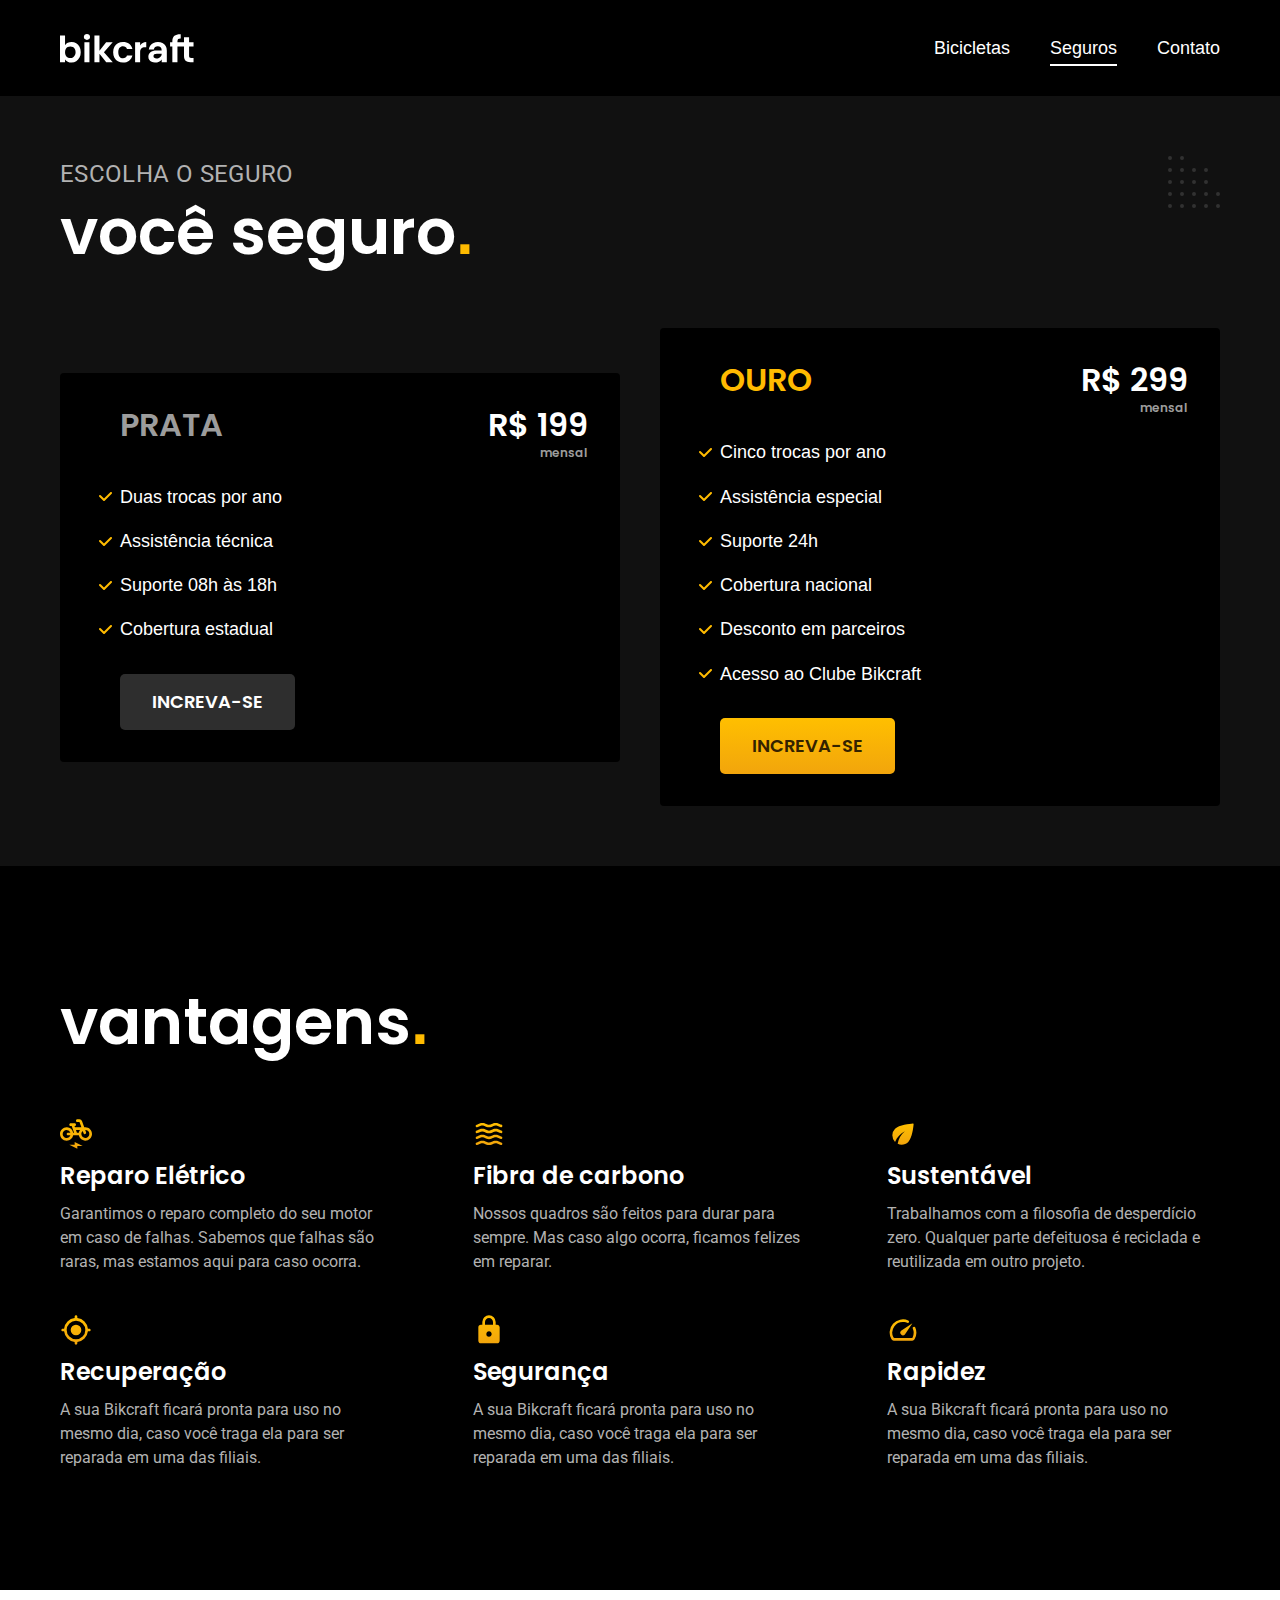
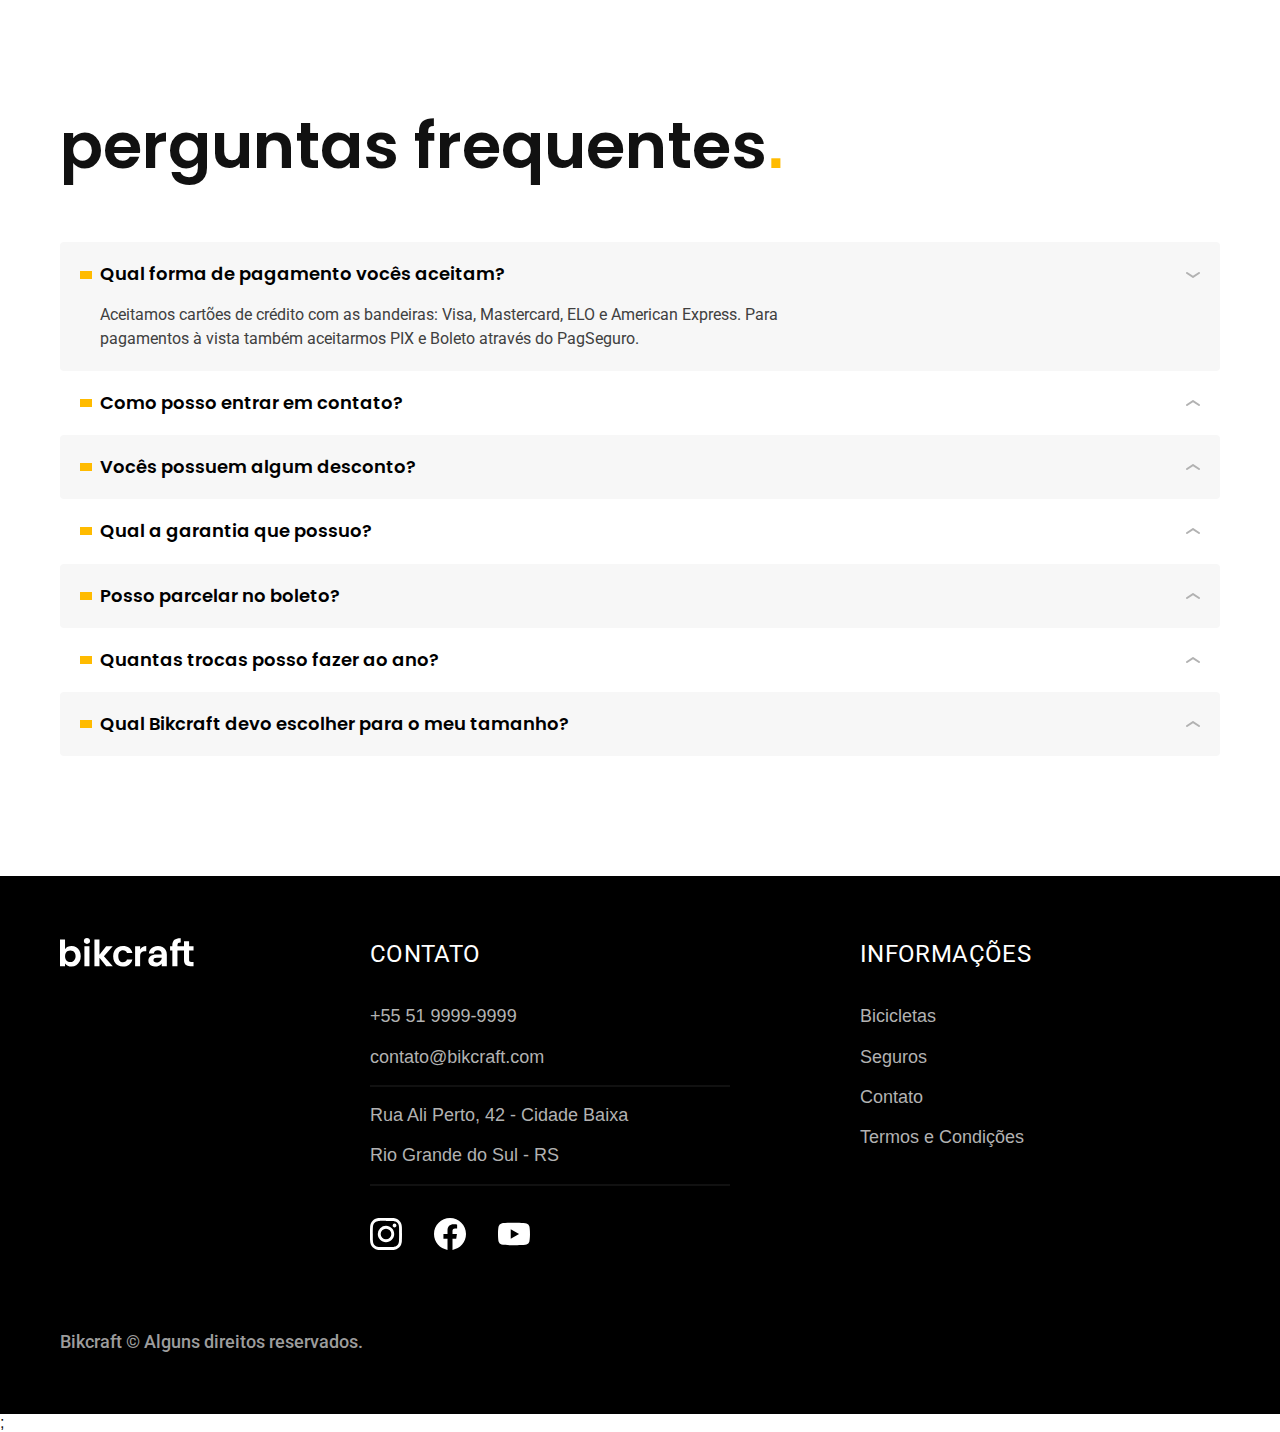
<file: seguros.html>
<!DOCTYPE html>
<html lang="pt-br">

<head>
  <meta charset="UTF-8">
  <meta http-equiv="X-UA-Compatible" content="IE=edge">
  <meta name="viewport" content="width=device-width, initial-scale=1.0">
  <title>Seguros | Bikcraft </title>
  <meta name="description" content="Seguros.">
  <link rel="icon" href="favicon.svg" type="image/x-xml+svg">
  <link rel="preload" href="./css/style.min.css" as="style">
  <link rel="stylesheet" href="./css/style.min.css">

  <link rel="preconnect" href="https://fonts.googleapis.com">
  <link rel="preconnect" href="https://fonts.gstatic.com" crossorigin>
  <link href="https://fonts.googleapis.com/css2?family=Merriweather:ital,wght@1,900&family=Poppins:wght@400;600&family=Roboto:wght@400;500&display=swap" rel="stylesheet">
  <script>document.documentElement.classList.add("js")</script>
</head>

<body id="seguros">
  <header class="header-bg">
    <div class="container header">
      <a href="./">
        <img src="./img/bikcraft.svg" width="136" height="32" alt="Bikcraft">
      </a>
      <nav aria-label="primaria">
        <ul class="header-menu font-1-m cor-0">
          <li> <a href="./bicicletas.html">Bicicletas</a> </li>
          <li> <a href="./seguros.html">Seguros</a> </li>
          <li> <a href="./contato.html">Contato</a> </li>
        </ul>
      </nav>
    </div>
  </header>

  <main class="seguros-bg">
    <div class="titulo-bg">
      <div class="titulo container">
        <p class="font-2-l-b cor-5">Escolha o seguro</p>
        <h1 class="font-1-xxl cor-0">você seguro<span class="cor-p1">.</span></h1>
      </div>
    </div>

    <div class="container seguros">
      <div class="seguros-item fadeInLeft" data-anime="400">
        <h3 class="font-1-xl cor-6">PRATA</h3>
        <span class="font-1-xl cor-0">R$ 199 <span class="font-1-xs cor-6">mensal</span></span>

        <ul class="font-2-m cor-0">
          <li>Duas trocas por ano</li>
          <li>Assistência técnica</li>
          <li>Suporte 08h às 18h</li>
          <li>Cobertura estadual</li>
        </ul>

        <a class="botao secundario" href="./orcamento.html?tipo=seguro&produto=prata">INCREVA-SE</a>
      </div>

      <div class="seguros-item fadeInRight" data-anime="600">
        <h3 class="font-1-xl cor-p1">OURO</h3>
        <span class="font-1-xl cor-0">R$ 299<span class="font-1-xs cor-6">mensal</span></span>

        <ul class="font-2-m cor-0">
          <li>Cinco trocas por ano</li>
          <li>Assistência especial</li>
          <li>Suporte 24h</li>
          <li>Cobertura nacional</li>
          <li>Desconto em parceiros</li>
          <li>Acesso ao Clube Bikcraft</li>
        </ul>

        <a class="botao" href="./orcamento.html?tipo=seguro&produto=ouro">INCREVA-SE</a>
      </div>
    </div>
  </main>

  <article class="vantagens-bg">
    <div class="vantagens container">
      <h2 class="font-1-xxl cor-0">vantagens<span class="cor-p1">.</span></h2>

      <ul>
        <li>
          <img src="./img/icones/eletrica.svg" width="32" height="32" alt="">
          <h3 class="font-1-l cor-0">Reparo Elétrico</h3>
          <p class="font-2-s cor-5">Garantimos o reparo completo do seu motor em caso de falhas. Sabemos que falhas são raras, mas estamos aqui para caso ocorra.</p>
        </li>
        <li>
          <img src="./img/icones/carbono.svg" width="32" height="32" alt="">
          <h3 class="font-1-l cor-0">Fibra de carbono</h3>
          <p class="font-2-s cor-5">Nossos quadros são feitos para durar para sempre. Mas caso algo ocorra, ficamos felizes em reparar.</p>
        </li>
        <li>
          <img src="./img/icones/sustentavel.svg" width="32" height="32" alt="">
          <h3 class="font-1-l cor-0">Sustentável</h3>
          <p class="font-2-s cor-5">Trabalhamos com a filosofia de desperdício zero. Qualquer parte defeituosa é reciclada e reutilizada em outro projeto.</p>
        </li>
        <li>
          <img src="./img/icones/rastreador.svg" width="32" height="32" alt="">
          <h3 class="font-1-l cor-0">Recuperação</h3>
          <p class="font-2-s cor-5">A sua Bikcraft ficará pronta para uso no mesmo dia, caso você traga ela para ser reparada em uma das filiais.</p>
        </li>
        <li>
          <img src="./img/icones/seguro.svg" width="32" height="32" alt="">
          <h3 class="font-1-l cor-0">Segurança</h3>
          <p class="font-2-s cor-5">A sua Bikcraft ficará pronta para uso no mesmo dia, caso você traga ela para ser reparada em uma das filiais.</p>
        </li>
        <li>
          <img src="./img/icones/velocidade.svg" width="32" height="32" alt="">
          <h3 class="font-1-l cor-0">Rapidez</h3>
          <p class="font-2-s cor-5">A sua Bikcraft ficará pronta para uso no mesmo dia, caso você traga ela para ser reparada em uma das filiais.</p>
        </li>
      </ul>

    </div>
  </article>

  <article class="perguntas container">
    <h2 class="font-1-xxl">perguntas frequentes<span class="cor-p1">.</span></h2>

    <dl>
      <div>
        <dt><button class="font-1-m-b" aria-controls="pergunta1" aria-expanded="true">Qual forma de pagamento vocês aceitam?</button></dt>
        <dd id="pergunta1" class=" font-2-s cor-9 ativa">Aceitamos cartões de crédito com as bandeiras: Visa, Mastercard, ELO e American Express. Para pagamentos à vista também aceitarmos PIX e Boleto através do PagSeguro.</dd>
      </div>
      <div>
        <dt><button class="font-1-m-b" aria-controls="pergunta2" aria-expanded="false">Como posso entrar em contato?</button></dt>
        <dd id="pergunta2" class=" font-2-s cor-9">Aceitamos cartões de crédito com as bandeiras: Visa, Mastercard, ELO e American Express. Para pagamentos à vista também aceitarmos PIX e Boleto através do PagSeguro.</dd>
      </div>
      <div>
        <dt><button class="font-1-m-b" aria-controls="pergunta3" aria-expanded="false">Vocês possuem algum desconto?</button></dt>
        <dd id="pergunta3" class=" font-2-s cor-9">Aceitamos cartões de crédito com as bandeiras: Visa, Mastercard, ELO e American Express. Para pagamentos à vista também aceitarmos PIX e Boleto através do PagSeguro.</dd>
      </div>
      <div>
        <dt><button class="font-1-m-b" aria-controls="pergunta4" aria-expanded="false">Qual a garantia que possuo?</button></dt>
        <dd id="pergunta4" class=" font-2-s cor-9">Aceitamos cartões de crédito com as bandeiras: Visa, Mastercard, ELO e American Express. Para pagamentos à vista também aceitarmos PIX e Boleto através do PagSeguro.</dd>
      </div>
      <div>
        <dt><button class="font-1-m-b" aria-controls="pergunta5" aria-expanded="false">Posso parcelar no boleto?</button></dt>
        <dd id="pergunta5" class=" font-2-s cor-9">Aceitamos cartões de crédito com as bandeiras: Visa, Mastercard, ELO e American Express. Para pagamentos à vista também aceitarmos PIX e Boleto através do PagSeguro.</dd>
      </div>
      <div>
        <dt><button class="font-1-m-b" aria-controls="pergunta6" aria-expanded="false">Quantas trocas posso fazer ao ano?</button></dt>
        <dd id="pergunta6" class=" font-2-s cor-9">Aceitamos cartões de crédito com as bandeiras: Visa, Mastercard, ELO e American Express. Para pagamentos à vista também aceitarmos PIX e Boleto através do PagSeguro.</dd>
      </div>
      <div>
        <dt><button class="font-1-m-b" aria-controls="pergunta7" aria-expanded="false">Qual Bikcraft devo escolher para o meu tamanho?</button></dt>
        <dd id="pergunta7" class=" font-2-s cor-9">Aceitamos cartões de crédito com as bandeiras: Visa, Mastercard, ELO e American Express. Para pagamentos à vista também aceitarmos PIX e Boleto através do PagSeguro.</dd>
      </div>
    </dl>
  </article>

  <footer class="footer-bg">
    <div class="footer container">
      <img src="./img/bikcraft.svg" width="136" height="32" alt="Bikcraft">

      <div class="footer-contato">
        <h3 class="font-2-l-b cor-0">Contato</h3>
        <ul class="font-2-m cor-5">
          <li><a href="tel:+555199999999">+55 51 9999-9999</a></li>
          <li><a href="mailto:contato@bikcraft.com">contato@bikcraft.com</a></li>
          <li>Rua Ali Perto, 42 - Cidade Baixa</li>
          <li>Rio Grande do Sul - RS</li>
        </ul>

        <div class="footer-redes">
          <a href="./">
            <img src="./img/redes/instagram.svg" width="32" height="32" alt="Instagram">
          </a>
          <a href="./">
            <img src="./img/redes/facebook.svg" width="32" height="32" alt="Facebook">
          </a>
          <a href="./">
            <img src="./img/redes/youtube.svg" width="32" height="32" alt="Youtube">
          </a>
        </div>
      </div>

      <div class="footer-informacoes">
        <h3 class="font-2-l-b cor-0">Informações</h3>
        <nav aria-label="">
          <ul class="font-1-m cor-5">
            <li> <a href="./bicicletas.html">Bicicletas</a> </li>
            <li> <a href="./seguros.html">Seguros</a> </li>
            <li> <a href="./contato.html">Contato</a> </li>
            <li> <a href="./termos.html">Termos e Condições</a> </li>
          </ul>
        </nav>
      </div>

      <p class="footer-copy font-2-m cor-6">Bikcraft © Alguns direitos reservados.</p>
    </div>
  </footer>
  <script src="./js/plugins/simple-anime.js"></script>;
  <script src="./js/script.js"></script>
</body>

</html>
</file>
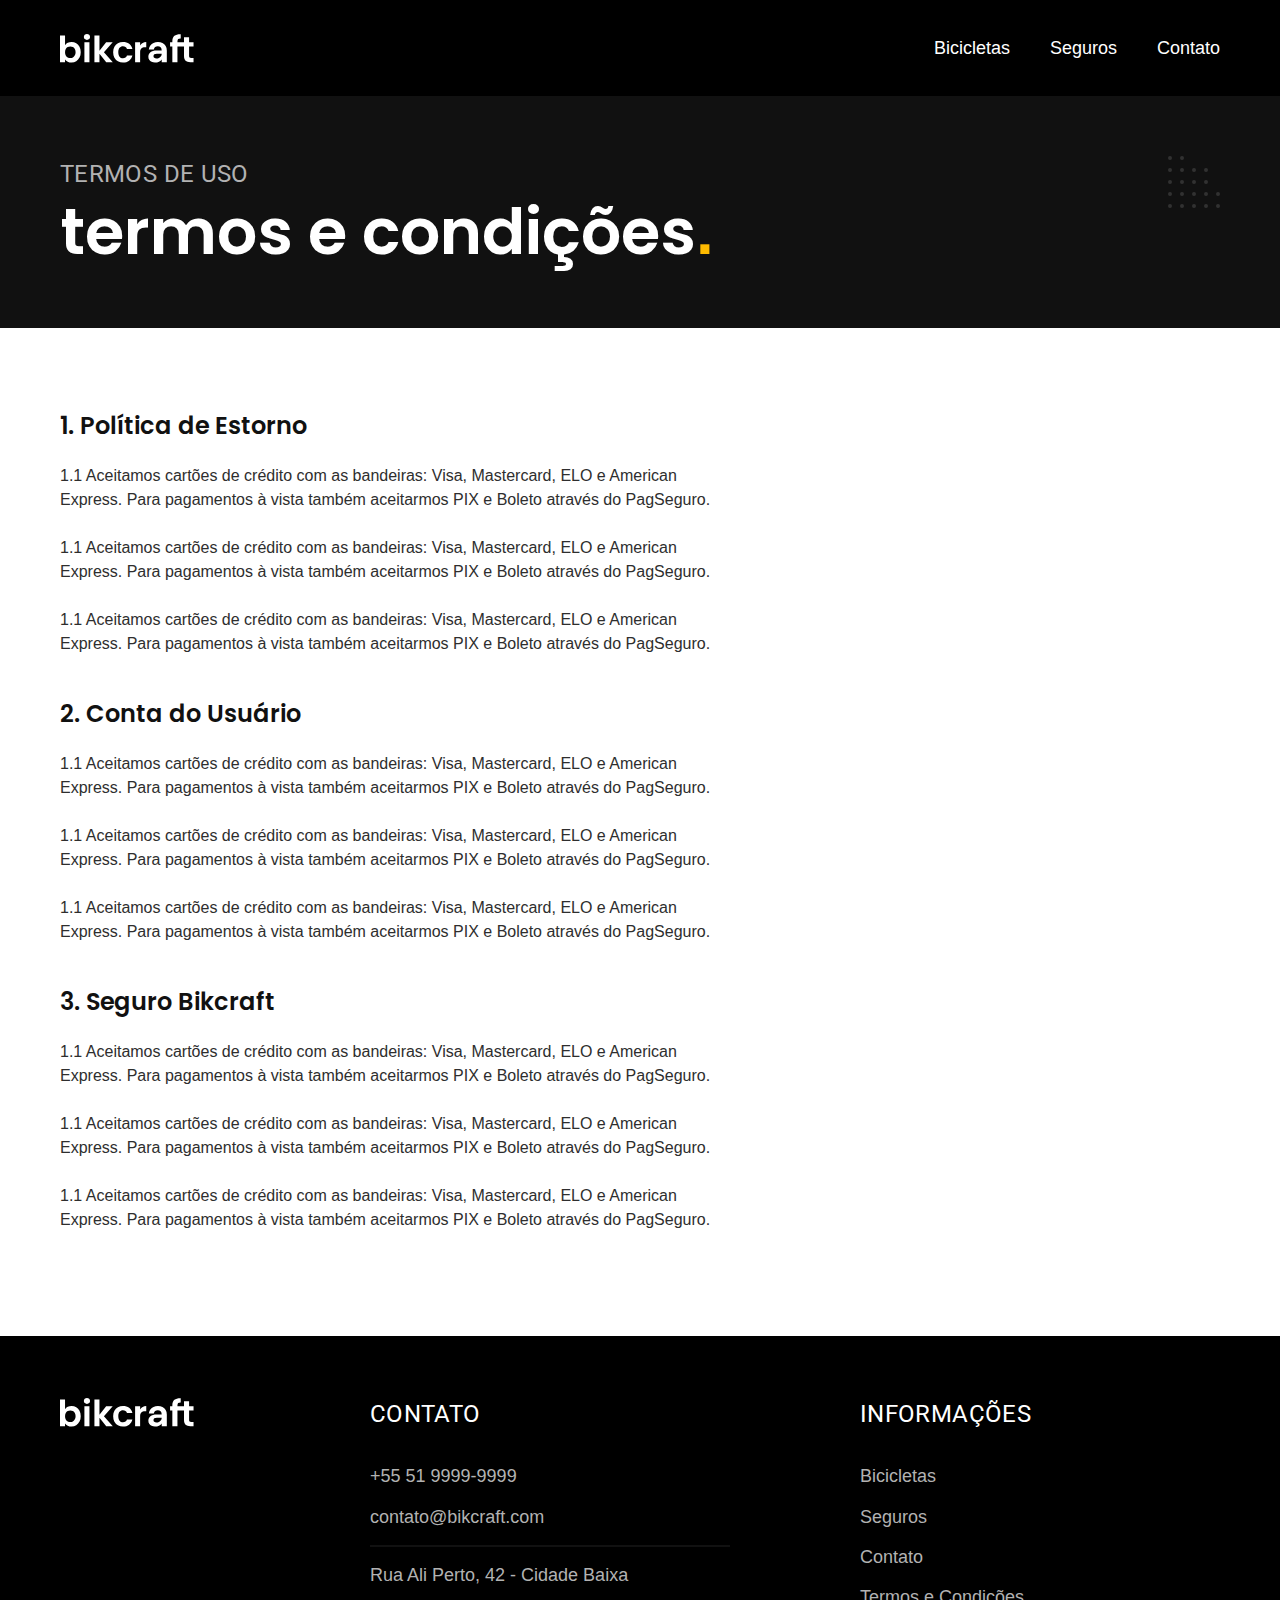
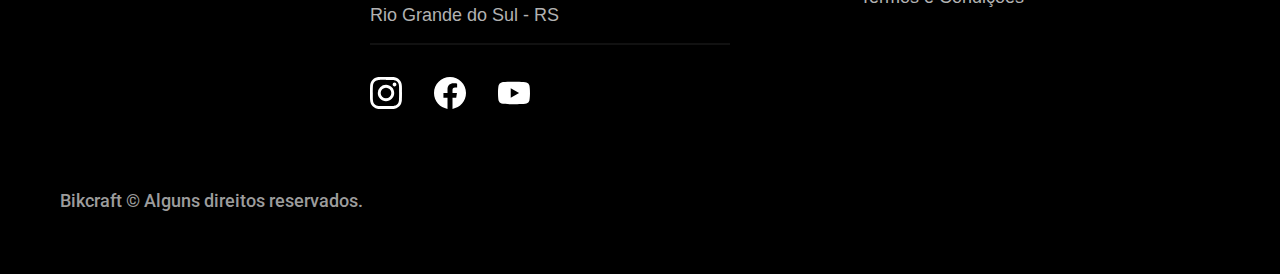
<file: termos.html>
<!DOCTYPE html>
<html lang="pt-br">

<head>
  <meta charset="UTF-8">
  <meta http-equiv="X-UA-Compatible" content="IE=edge">
  <meta name="viewport" content="width=device-width, initial-scale=1.0">
  <title>Termos e Condições | Bikcraft </title>
  <meta name="description" content="Termos e Condições.">
  <link rel="icon" href="favicon.svg" type="image/x-xml+svg">
  <link rel="preload" href="./css/style.min.css" as="style">
  <link rel="stylesheet" href="./css/style.min.css">

  <link rel="preconnect" href="https://fonts.googleapis.com">
  <link rel="preconnect" href="https://fonts.gstatic.com" crossorigin>
  <link href="https://fonts.googleapis.com/css2?family=Merriweather:ital,wght@1,900&family=Poppins:wght@400;600&family=Roboto:wght@400;500&display=swap" rel="stylesheet">
  <script>document.documentElement.classList.add("js")</script>
</head>

<body id="termos">
  <header class="header-bg">
    <div class="container header">
      <a href="./">
        <img src="./img/bikcraft.svg" width="136" height="32" alt="Bikcraft">
      </a>
      <nav aria-label="primaria">
        <ul class="header-menu font-1-m cor-0">
          <li> <a href="./bicicletas.html">Bicicletas</a> </li>
          <li> <a href="./seguros.html">Seguros</a> </li>
          <li> <a href="./contato.html">Contato</a> </li>
        </ul>
      </nav>
    </div>
  </header>

  <main>
    <div class="titulo-bg">
      <div class="titulo container">
        <p class="font-2-l-b cor-5">Termos de uso</p>
        <h1 class="font-1-xxl cor-0">termos e condições<span class="cor-p1">.</span></h1>
      </div>
    </div>

    <div class="termos container font-2-s cor-10">
      <h2 class="font-1-l cor-11">1. Política de Estorno</h2>
      <p> 1.1 Aceitamos cartões de crédito com as bandeiras: Visa, Mastercard, ELO e American Express. Para pagamentos à vista também aceitarmos PIX e Boleto através do PagSeguro.</p>
      <p> 1.1 Aceitamos cartões de crédito com as bandeiras: Visa, Mastercard, ELO e American Express. Para pagamentos à vista também aceitarmos PIX e Boleto através do PagSeguro.</p>
      <p> 1.1 Aceitamos cartões de crédito com as bandeiras: Visa, Mastercard, ELO e American Express. Para pagamentos à vista também aceitarmos PIX e Boleto através do PagSeguro.</p>

      <h2 class="font-1-l cor-11">2. Conta do Usuário</h2>
      <p> 1.1 Aceitamos cartões de crédito com as bandeiras: Visa, Mastercard, ELO e American Express. Para pagamentos à vista também aceitarmos PIX e Boleto através do PagSeguro.</p>
      <p> 1.1 Aceitamos cartões de crédito com as bandeiras: Visa, Mastercard, ELO e American Express. Para pagamentos à vista também aceitarmos PIX e Boleto através do PagSeguro.</p>
      <p> 1.1 Aceitamos cartões de crédito com as bandeiras: Visa, Mastercard, ELO e American Express. Para pagamentos à vista também aceitarmos PIX e Boleto através do PagSeguro.</p>

      <h2 class="font-1-l cor-11">3. Seguro Bikcraft</h2>
      <p> 1.1 Aceitamos cartões de crédito com as bandeiras: Visa, Mastercard, ELO e American Express. Para pagamentos à vista também aceitarmos PIX e Boleto através do PagSeguro.</p>
      <p> 1.1 Aceitamos cartões de crédito com as bandeiras: Visa, Mastercard, ELO e American Express. Para pagamentos à vista também aceitarmos PIX e Boleto através do PagSeguro.</p>
      <p> 1.1 Aceitamos cartões de crédito com as bandeiras: Visa, Mastercard, ELO e American Express. Para pagamentos à vista também aceitarmos PIX e Boleto através do PagSeguro.</p>
    </div>
  </main>

  <footer class="footer-bg">
    <div class="footer container">
      <img src="./img/bikcraft.svg" width="136" height="32" alt="Bikcraft">

      <div class="footer-contato">
        <h3 class="font-2-l-b cor-0">Contato</h3>
        <ul class="font-2-m cor-5">
          <li><a href="tel:+555199999999">+55 51 9999-9999</a></li>
          <li><a href="mailto:contato@bikcraft.com">contato@bikcraft.com</a></li>
          <li>Rua Ali Perto, 42 - Cidade Baixa</li>
          <li>Rio Grande do Sul - RS</li>
        </ul>

        <div class="footer-redes">
          <a href="./">
            <img src="./img/redes/instagram.svg" width="32" height="32" alt="Instagram">
          </a>
          <a href="./">
            <img src="./img/redes/facebook.svg" width="32" height="32" alt="Facebook">
          </a>
          <a href="./">
            <img src="./img/redes/youtube.svg" width="32" height="32" alt="Youtube">
          </a>
        </div>
      </div>

      <div class="footer-informacoes">
        <h3 class="font-2-l-b cor-0">Informações</h3>
        <nav aria-label="">
          <ul class="font-1-m cor-5">
            <li> <a href="./bicicletas.html">Bicicletas</a> </li>
            <li> <a href="./seguros.html">Seguros</a> </li>
            <li> <a href="./contato.html">Contato</a> </li>
            <li> <a href="./termos.html">Termos e Condições</a> </li>
          </ul>
        </nav>
      </div>

      <p class="footer-copy font-2-m cor-6">Bikcraft © Alguns direitos reservados.</p>
    </div>
  </footer>
  <script src="./js/script.js"></script>
</body>

</html>
</file>
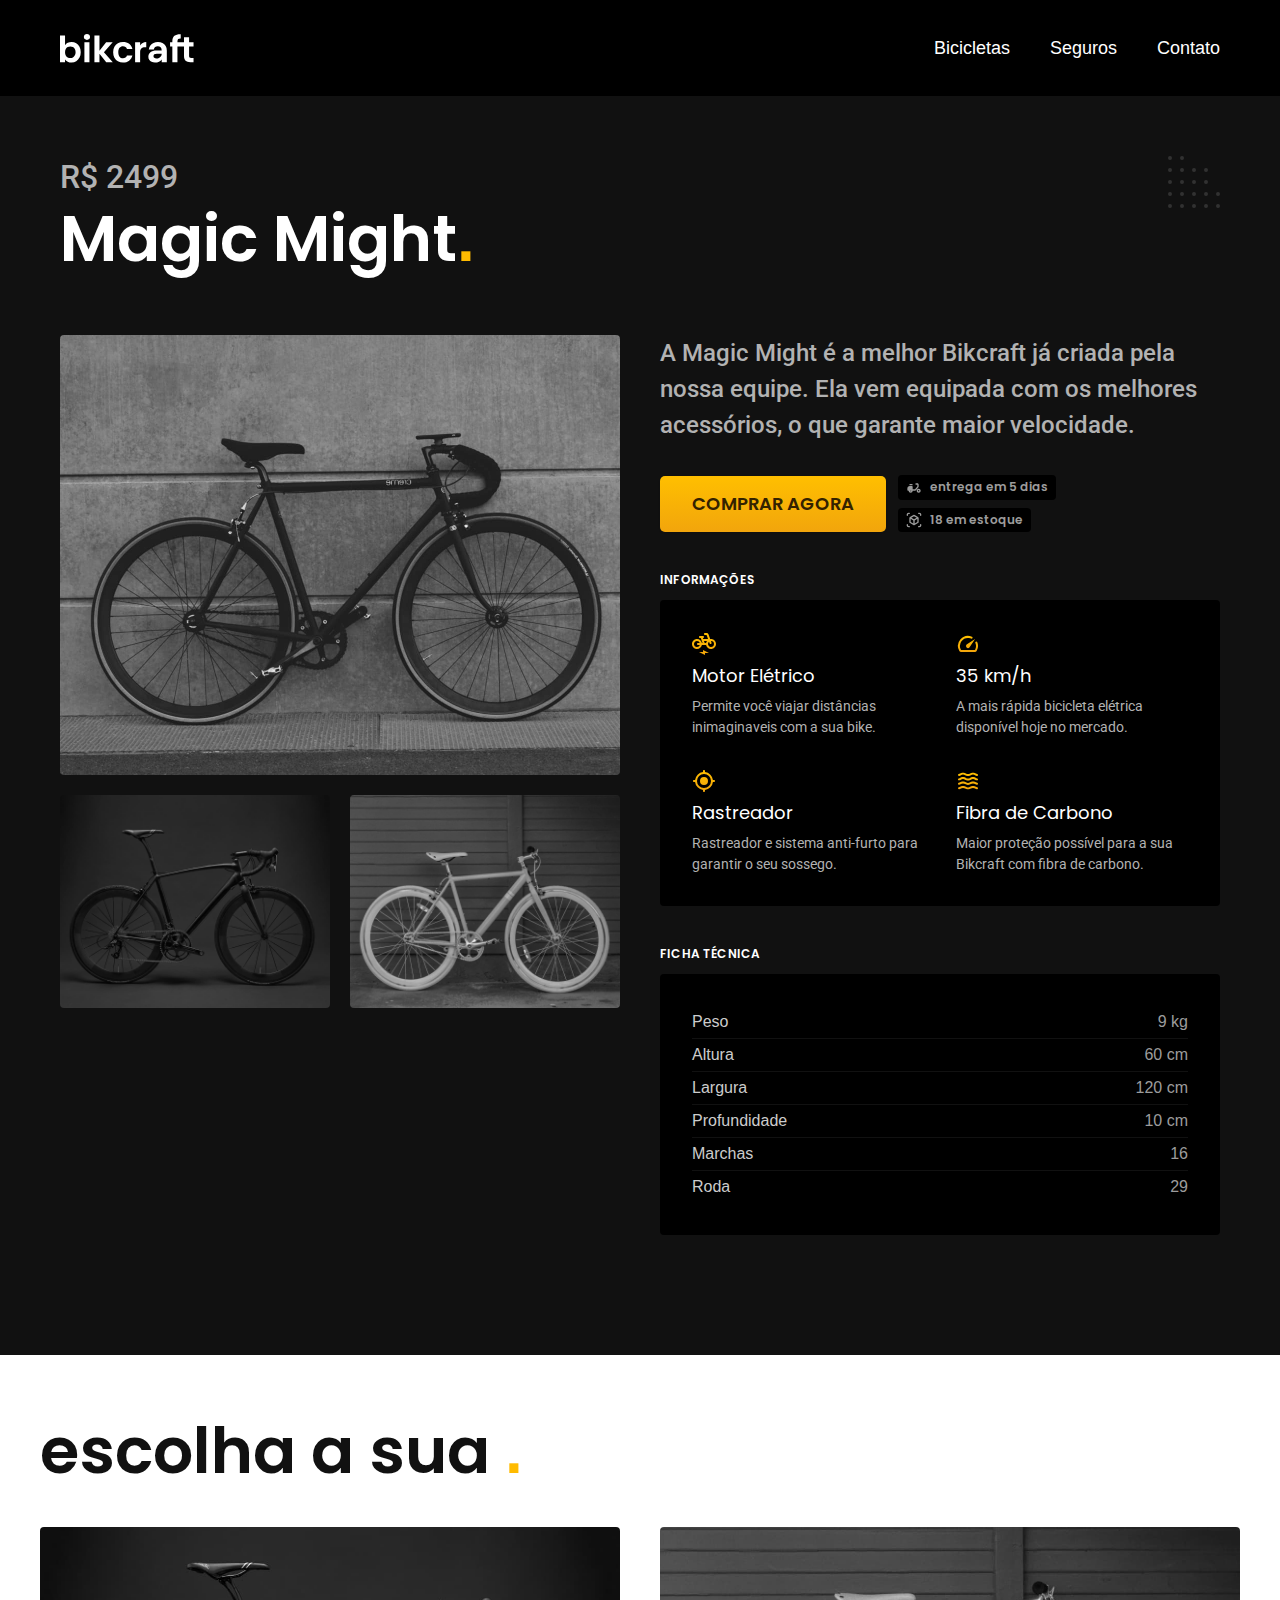
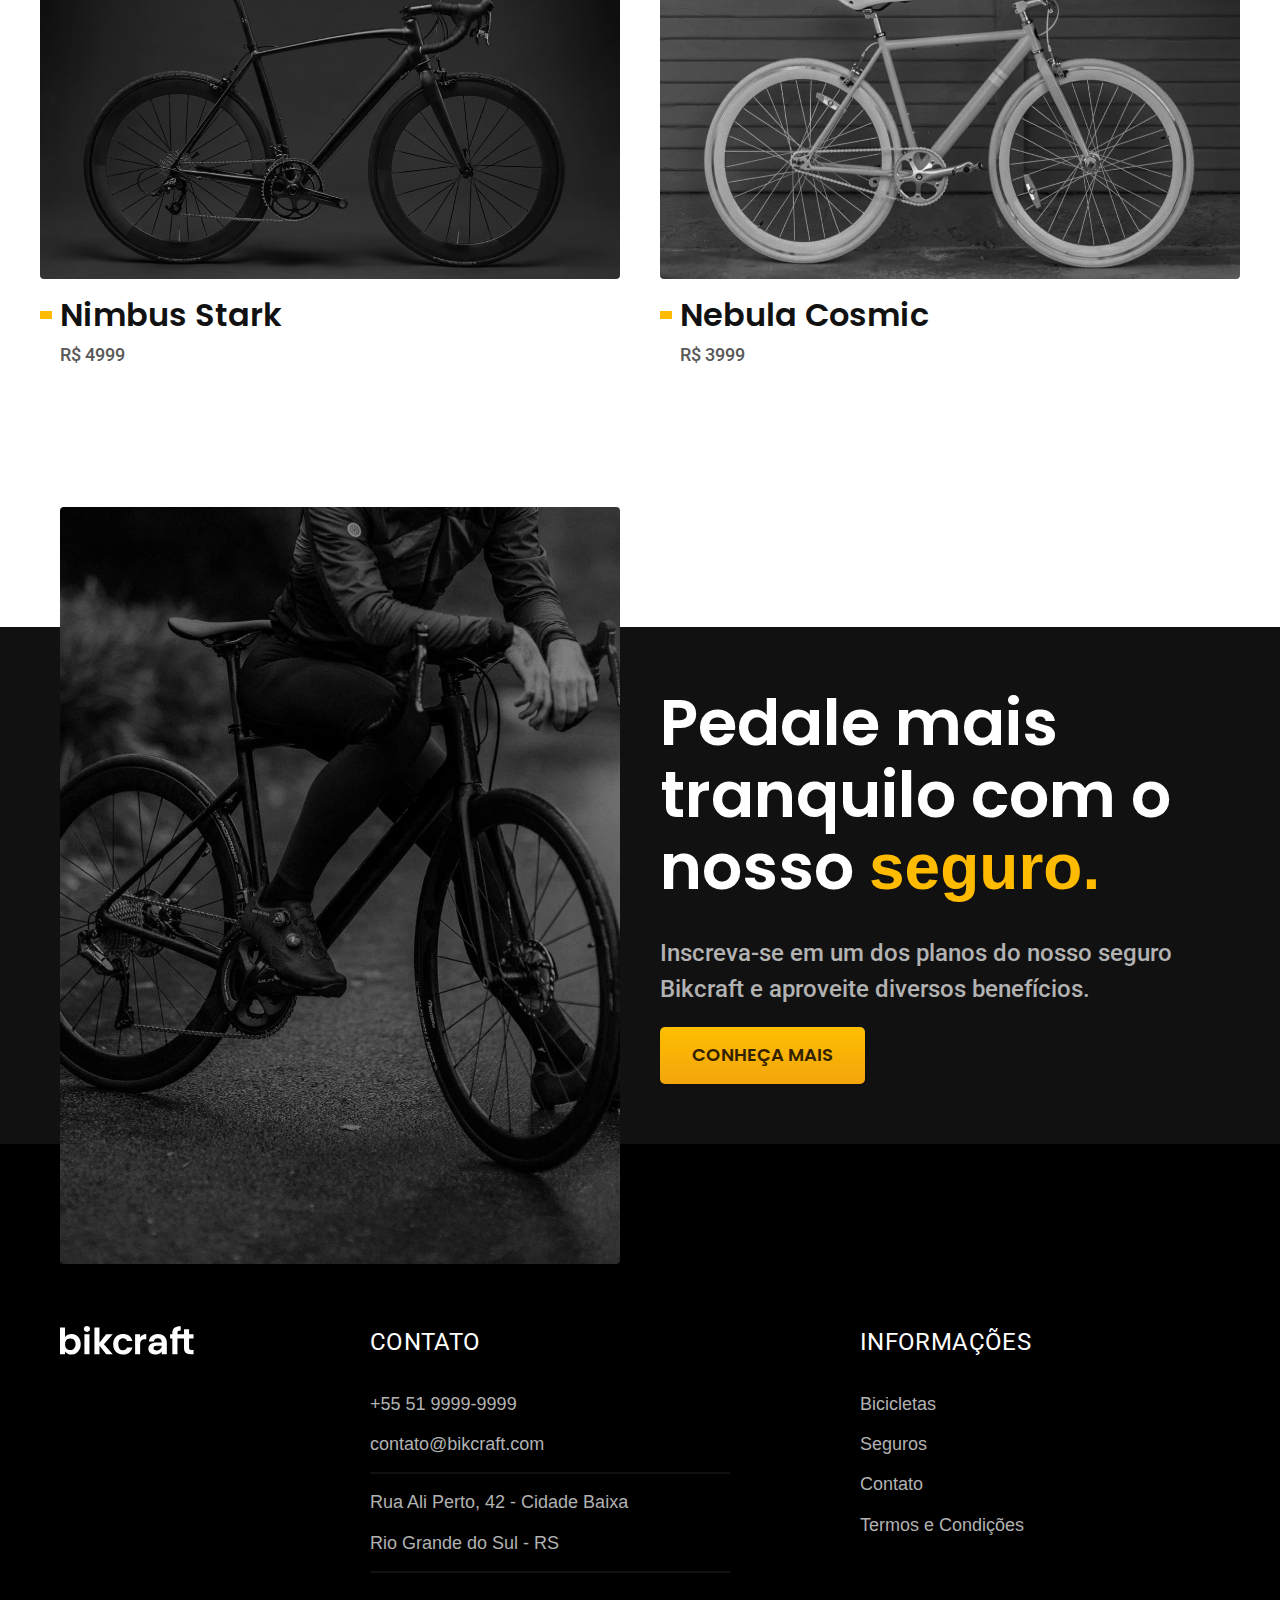
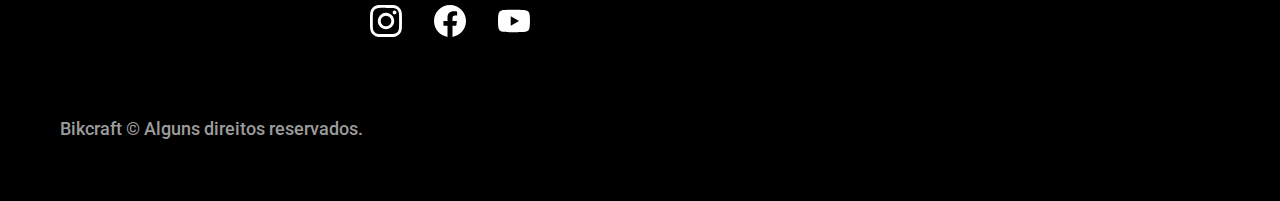
<file: bicicletas/magic.html>
<!DOCTYPE html>
<html lang="pt-br">

<head>
  <meta charset="UTF-8">
  <meta http-equiv="X-UA-Compatible" content="IE=edge">
  <meta name="viewport" content="width=device-width, initial-scale=1.0">
  <title>Magic Might | Bikcraft </title>
  <meta name="description" content="Magic Might.">
  <link rel="icon" href="../favicon.svg" type="image/x-xml+svg">
  <link rel="stylesheet" href="../css/style.min.css">

  <link rel="preconnect" href="https://fonts.googleapis.com">
  <link rel="preconnect" href="https://fonts.gstatic.com" crossorigin>
  <link href="https://fonts.googleapis.com/css2?family=Merriweather:ital,wght@1,900&family=Poppins:wght@400;600&family=Roboto:wght@400;500&display=swap" rel="stylesheet">
  <script>document.documentElement.classList.add("js")</script>
</head>

<body id="bicicleta">
  <header class="header-bg">
    <div class="container header">
      <a href="../">
        <img src="../img/bikcraft.svg" width="136" height="32" alt="Bikcraft">
      </a>
      <nav aria-label="primaria">
        <ul class="header-menu font-1-m cor-0">
          <li> <a href="../bicicletas.html">Bicicletas</a> </li>
          <li> <a href="../seguros.html">Seguros</a> </li>
          <li> <a href="../contato.html">Contato</a> </li>
        </ul>
      </nav>
    </div>
  </header>

  <main class="titulo-bg">
    <div>
      <div class="titulo container">
        <p class="font-2-xl cor-5">R$ 2499</p>
        <h1 class="font-1-xxl cor-0">Magic Might<span class="cor-p1">.</span></h1>
      </div>
    </div>

    <div class="bicicleta container">
      <div class="bicicleta-imagens">
        <img src="../img//bicicleta/nimbus2.jpg" width="1120" height="880" alt="Bicicleta Magic">
        <img src="../img//bicicleta/nimbus1.jpg" width="1120" height="880" alt="Bicicleta Magic">
        <img src="../img//bicicleta/nimbus3.jpg" width="1120" height="880" alt="Bicicleta Magic">
      </div>

      <div class="bicicleta-conteudo">
        <p class="font-2-l cor-5">A Magic Might é a melhor Bikcraft já criada pela nossa equipe. Ela vem equipada com os melhores acessórios, o que garante maior velocidade.</p>

        <div class="bicicleta-comprar">
          <a href="../orcamento.html?tipo=bikcraft&produto=magic" class="botao">Comprar Agora</a>
          <span class="font-1-xs cor-6"><img src="../img/icones/entrega.svg" width="16" height="16" alt="">entrega em 5 dias</span>

          <span class="font-1-xs cor-6"><img src="../img/icones/estoque.svg" width="16" height="16" alt="">18 em estoque</span>
        </div>

        <h2 class="font-1-xs cor-0">Informações</h2>
        <ul class="bicicleta-informacoes">
          <li>
            <img src="../img/icones/eletrica.svg" width="32" height="32" alt="">
            <h3 class="font-1-m cor-0">Motor Elétrico</h3>
            <p class="font-2-xs cor-5">Permite você viajar distâncias inimaginaveis com a sua bike.</p>
          </li>
          <li>
            <img src="../img/icones/velocidade.svg" width="32" height="32" alt="">
            <h3 class="font-1-m cor-0">35 km/h</h3>
            <p class="font-2-xs cor-5">A mais rápida bicicleta elétrica disponível hoje no mercado.</p>
          </li>
          <li>
            <img src="../img/icones/rastreador.svg" width="32" height="32" alt="">
            <h3 class="font-1-m cor-0">Rastreador</h3>
            <p class="font-2-xs cor-5">Rastreador e sistema anti-furto para garantir o seu sossego.</p>
          </li>
          <li>
            <img src="../img/icones/carbono.svg" width="32" height="32" alt="">
            <h3 class="font-1-m cor-0">Fibra de Carbono</h3>
            <p class="font-2-xs cor-5">Maior proteção possível para a sua Bikcraft com fibra de carbono.</p>
          </li>
        </ul>

        </ul>
        <h2 class="font-1-xs cor-0">FICHA TÉCNICA</h2>
        <ul class="bicicleta-ficha font-2-s cor-4">
          <li>Peso <span>9 kg</span></li>
          <li>Altura <span>60 cm</span></li>
          <li>Largura <span>120 cm</span></li>
          <li>Profundidade <span>10 cm</span></li>
          <li>Marchas <span>16</span></li>
          <li>Roda <span>29</span></li>
        </ul>
      </div>
    </div>
  </main>

  <article class="container bicicletas-lista">
    <h2 class="font-1-xxl">escolha a sua <span class="cor-p1">.</span></h2>

    <ul>
      <li>
        <a href="./nimbus.html">
          <img src="../img/bicicletas/nimbus.jpg" width="1120" height="680" alt="Bicicleta preta">
          <h3 class="font-1-xl cor-11">Nimbus Stark</h3>
          <span class="font-2-m cor-8">R$ 4999</span>
        </a>
      </li>

      <li>
        <a href="./nebula.html">
          <img src="../img/bicicletas/nebula.jpg" width="1120" height="680" alt="Bicicleta preta">
          <h3 class="font-1-xl cor-11">Nebula Cosmic</h3>
          <span class="font-2-m cor-8">R$ 3999</span>
        </a>
      </li>
    </ul>
  </article>

  <article class="seguro-bg">
    <div class="seguro container">
      <div class="seguro-imagem">
        <img src="../img/fotos/seguros.jpg" width="1360" height="1512" alt="Pessoa parada em cima de uma bicicleta">
      </div>
      <div class="seguro-conteudo">
        <h2 class="font-1-xxl cor-0">Pedale mais tranquilo com o nosso <span class="cor-p1">seguro.</span></h2>
        <p class="font-2-l cor-5">Inscreva-se em um dos planos do nosso seguro Bikcraft e aproveite diversos benefícios.</p>
        <a href="../seguros.html" class="botao">Conheça Mais</a>
      </div>
    </div>
  </article>

  <footer class="footer-bg">
    <div class="footer container">
      <img src="../img/bikcraft.svg" width="136" height="32" alt="Bikcraft">

      <div class="footer-contato">
        <h3 class="font-2-l-b cor-0">Contato</h3>
        <ul class="font-2-m cor-5">
          <li><a href="tel:+555199999999">+55 51 9999-9999</a></li>
          <li><a href="mailto:contato@bikcraft.com">contato@bikcraft.com</a></li>
          <li>Rua Ali Perto, 42 - Cidade Baixa</li>
          <li>Rio Grande do Sul - RS</li>
        </ul>

        <div class="footer-redes">
          <a href="../">
            <img src="../img/redes/instagram.svg" width="32" height="32" alt="Instagram">
          </a>
          <a href="../">
            <img src="../img/redes/facebook.svg" width="32" height="32" alt="Facebook">
          </a>
          <a href="../">
            <img src="../img/redes/youtube.svg" width="32" height="32" alt="Youtube">
          </a>
        </div>
      </div>

      <div class="footer-informacoes">
        <h3 class="font-2-l-b cor-0">Informações</h3>
        <nav aria-label="">
          <ul class="font-1-m cor-5">
            <li> <a href="../bicicletas.html">Bicicletas</a> </li>
            <li> <a href="../seguros.html">Seguros</a> </li>
            <li> <a href="../contato.html">Contato</a> </li>
            <li> <a href="../termos.html">Termos e Condições</a> </li>
          </ul>
        </nav>
      </div>

      <p class="footer-copy font-2-m cor-6">Bikcraft © Alguns direitos reservados.</p>
    </div>
  </footer>
  <script src="../js/script.js"></script>
</body>

</html>
</file>
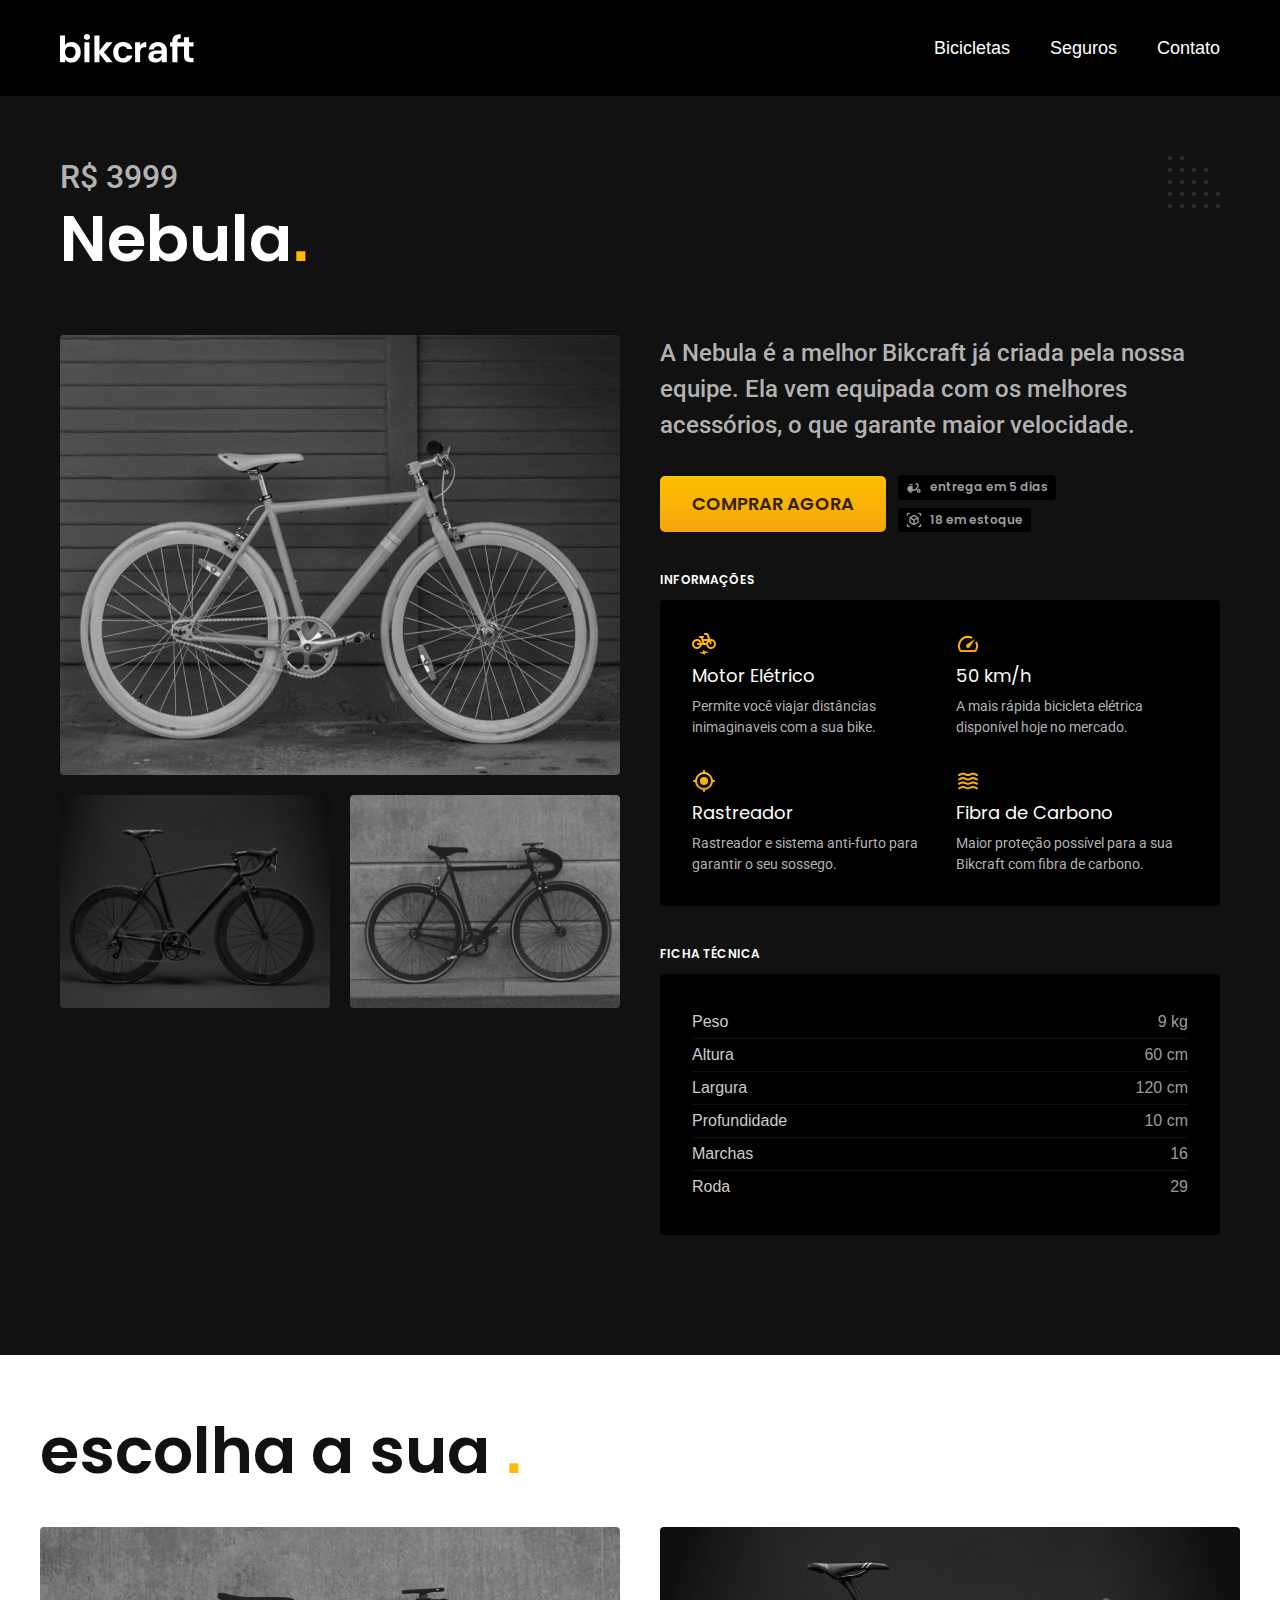
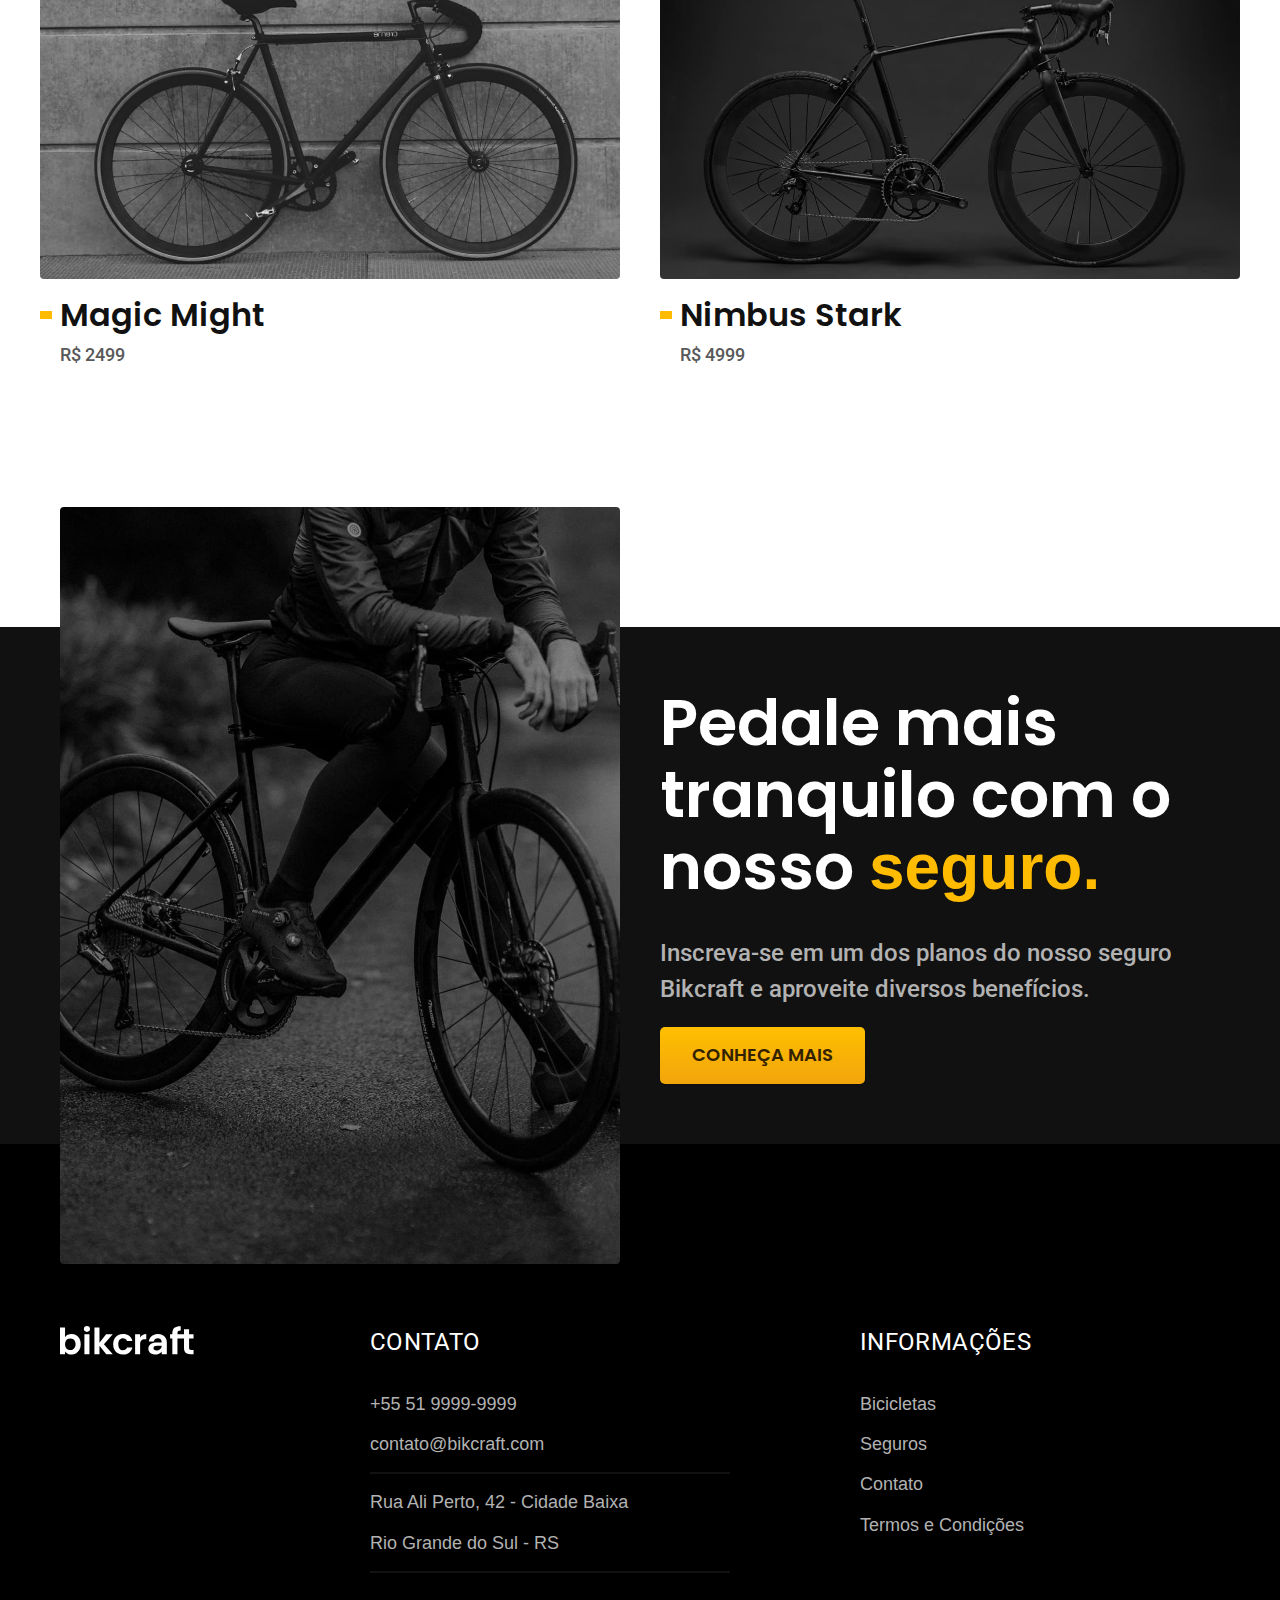
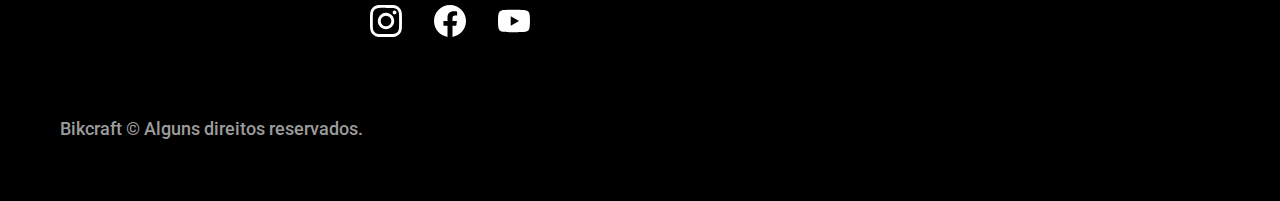
<file: bicicletas/nebula.html>
<!DOCTYPE html>
<html lang="pt-br">

<head>
  <meta charset="UTF-8">
  <meta http-equiv="X-UA-Compatible" content="IE=edge">
  <meta name="viewport" content="width=device-width, initial-scale=1.0">
  <title>Nebula | Bikcraft </title>
  <meta name="description" content="Nebula.">
  <link rel="icon" href="../favicon.svg" type="image/x-xml+svg">
  <link rel="stylesheet" href="../css/style.min.css">

  <link rel="preconnect" href="https://fonts.googleapis.com">
  <link rel="preconnect" href="https://fonts.gstatic.com" crossorigin>
  <link href="https://fonts.googleapis.com/css2?family=Merriweather:ital,wght@1,900&family=Poppins:wght@400;600&family=Roboto:wght@400;500&display=swap" rel="stylesheet">
  <script>document.documentElement.classList.add("js")</script>
</head>

<body id="bicicleta">
  <header class="header-bg">
    <div class="container header">
      <a href="../">
        <img src="../img/bikcraft.svg" width="136" height="32" alt="Bikcraft">
      </a>
      <nav aria-label="primaria">
        <ul class="header-menu font-1-m cor-0">
          <li> <a href="../bicicletas.html">Bicicletas</a> </li>
          <li> <a href="../seguros.html">Seguros</a> </li>
          <li> <a href="../contato.html">Contato</a> </li>
        </ul>
      </nav>
    </div>
  </header>

  <main class="titulo-bg">
    <div>
      <div class="titulo container">
        <p class="font-2-xl cor-5">R$ 3999</p>
        <h1 class="font-1-xxl cor-0">Nebula<span class="cor-p1">.</span></h1>
      </div>
    </div>

    <div class="bicicleta container">
      <div class="bicicleta-imagens">
        <img src="../img//bicicleta/nimbus3.jpg" width="1120" height="880" alt="Bicicleta Nebula">
        <img src="../img//bicicleta/nimbus1.jpg" width="1120" height="880" alt="Bicicleta Nebula">
        <img src="../img//bicicleta/nimbus2.jpg" width="1120" height="880" alt="Bicicleta Nebula">
      </div>

      <div class="bicicleta-conteudo">
        <p class="font-2-l cor-5">A Nebula é a melhor Bikcraft já criada pela nossa equipe. Ela vem equipada com os melhores acessórios, o que garante maior velocidade.</p>

        <div class="bicicleta-comprar">
          <a href="../orcamento.html?tipo=bikcraft&produto=nebula" class="botao">Comprar Agora</a>
          <span class="font-1-xs cor-6"><img src="../img/icones/entrega.svg" width="16" height="16" alt="">entrega em 5 dias</span>

          <span class="font-1-xs cor-6"><img src="../img/icones/estoque.svg" width="16" height="16" alt="">18 em estoque</span>
        </div>

        <h2 class="font-1-xs cor-0">Informações</h2>
        <ul class="bicicleta-informacoes">
          <li>
            <img src="../img/icones/eletrica.svg" width="32" height="32" alt="">
            <h3 class="font-1-m cor-0">Motor Elétrico</h3>
            <p class="font-2-xs cor-5">Permite você viajar distâncias inimaginaveis com a sua bike.</p>
          </li>
          <li>
            <img src="../img/icones/velocidade.svg" width="32" height="32" alt="">
            <h3 class="font-1-m cor-0">50 km/h</h3>
            <p class="font-2-xs cor-5">A mais rápida bicicleta elétrica disponível hoje no mercado.</p>
          </li>
          <li>
            <img src="../img/icones/rastreador.svg" width="32" height="32" alt="">
            <h3 class="font-1-m cor-0">Rastreador</h3>
            <p class="font-2-xs cor-5">Rastreador e sistema anti-furto para garantir o seu sossego.</p>
          </li>
          <li>
            <img src="../img/icones/carbono.svg" width="32" height="32" alt="">
            <h3 class="font-1-m cor-0">Fibra de Carbono</h3>
            <p class="font-2-xs cor-5">Maior proteção possível para a sua Bikcraft com fibra de carbono.</p>
          </li>
        </ul>

        </ul>
        <h2 class="font-1-xs cor-0">FICHA TÉCNICA</h2>
        <ul class="bicicleta-ficha font-2-s cor-4">
          <li>Peso <span>9 kg</span></li>
          <li>Altura <span>60 cm</span></li>
          <li>Largura <span>120 cm</span></li>
          <li>Profundidade <span>10 cm</span></li>
          <li>Marchas <span>16</span></li>
          <li>Roda <span>29</span></li>
        </ul>
      </div>
    </div>
  </main>

  <article class="container bicicletas-lista">
    <h2 class="font-1-xxl">escolha a sua <span class="cor-p1">.</span></h2>

    <ul>
      <li>
        <a href="./magic.html">
          <img src="../img/bicicletas/magic.jpg" width="1120" height="680" alt="Bicicleta preta">
          <h3 class="font-1-xl cor-11">Magic Might</h3>
          <span class="font-2-m cor-8">R$ 2499</span>
        </a>
      </li>

      <li>
        <a href="./nimbus.html">
          <img src="../img/bicicletas/nimbus.jpg" width="1120" height="680" alt="Bicicleta preta">
          <h3 class="font-1-xl cor-11">Nimbus Stark</h3>
          <span class="font-2-m cor-8">R$ 4999</span>
        </a>
      </li>
    </ul>
  </article>

  <article class="seguro-bg">
    <div class="seguro container">
      <div class="seguro-imagem">
        <img src="../img/fotos/seguros.jpg" width="1360" height="1512" alt="Pessoa parada em cima de uma bicicleta">
      </div>
      <div class="seguro-conteudo">
        <h2 class="font-1-xxl cor-0">Pedale mais tranquilo com o nosso <span class="cor-p1">seguro.</span></h2>
        <p class="font-2-l cor-5">Inscreva-se em um dos planos do nosso seguro Bikcraft e aproveite diversos benefícios.</p>
        <a href="../seguros.html" class="botao">Conheça Mais</a>
      </div>
    </div>
  </article>

  <footer class="footer-bg">
    <div class="footer container">
      <img src="../img/bikcraft.svg" width="136" height="32" alt="Bikcraft">

      <div class="footer-contato">
        <h3 class="font-2-l-b cor-0">Contato</h3>
        <ul class="font-2-m cor-5">
          <li><a href="tel:+555199999999">+55 51 9999-9999</a></li>
          <li><a href="mailto:contato@bikcraft.com">contato@bikcraft.com</a></li>
          <li>Rua Ali Perto, 42 - Cidade Baixa</li>
          <li>Rio Grande do Sul - RS</li>
        </ul>

        <div class="footer-redes">
          <a href="../">
            <img src="../img/redes/instagram.svg" width="32" height="32" alt="Instagram">
          </a>
          <a href="../">
            <img src="../img/redes/facebook.svg" width="32" height="32" alt="Facebook">
          </a>
          <a href="../">
            <img src="../img/redes/youtube.svg" width="32" height="32" alt="Youtube">
          </a>
        </div>
      </div>

      <div class="footer-informacoes">
        <h3 class="font-2-l-b cor-0">Informações</h3>
        <nav aria-label="">
          <ul class="font-1-m cor-5">
            <li> <a href="../bicicletas.html">Bicicletas</a> </li>
            <li> <a href="../seguros.html">Seguros</a> </li>
            <li> <a href="../contato.html">Contato</a> </li>
            <li> <a href="../termos.html">Termos e Condições</a> </li>
          </ul>
        </nav>
      </div>

      <p class="footer-copy font-2-m cor-6">Bikcraft © Alguns direitos reservados.</p>
    </div>
  </footer>
  <script src="../js/script.js"></script>
</body>

</html>
</file>
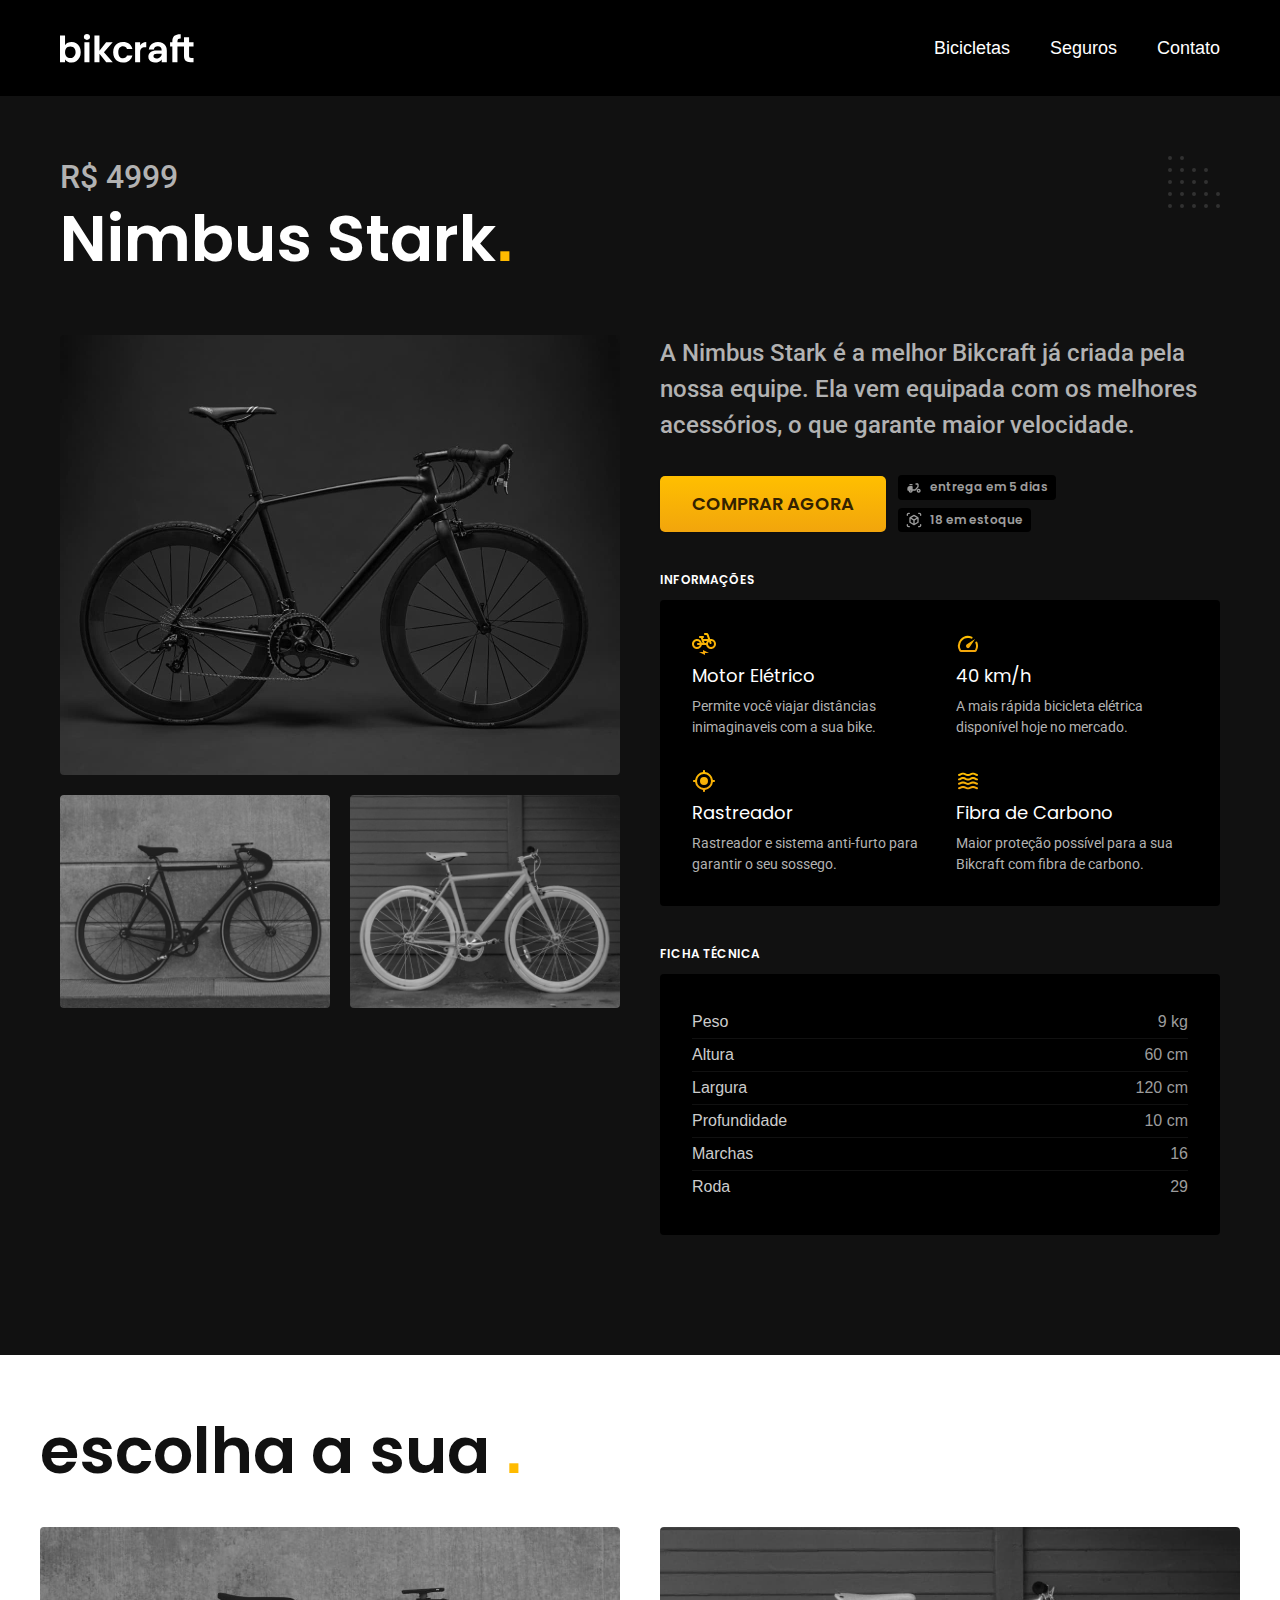
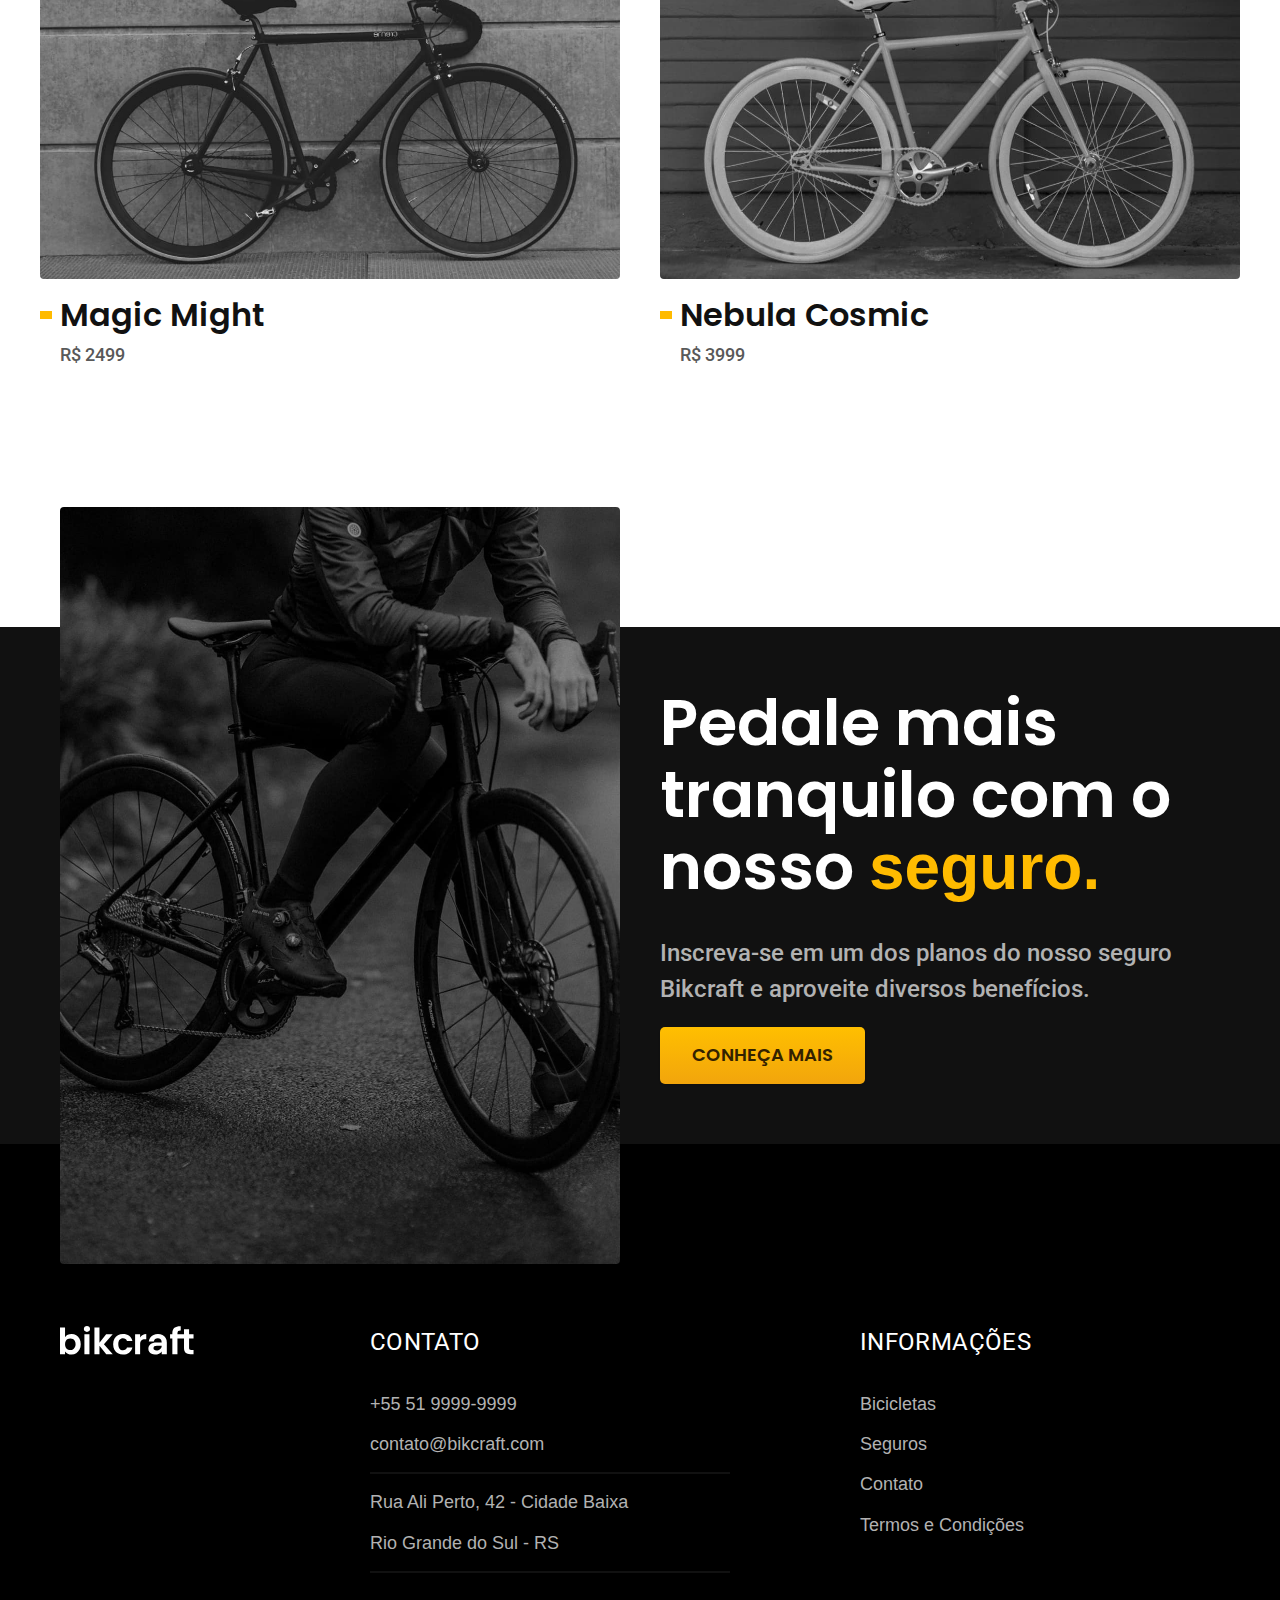
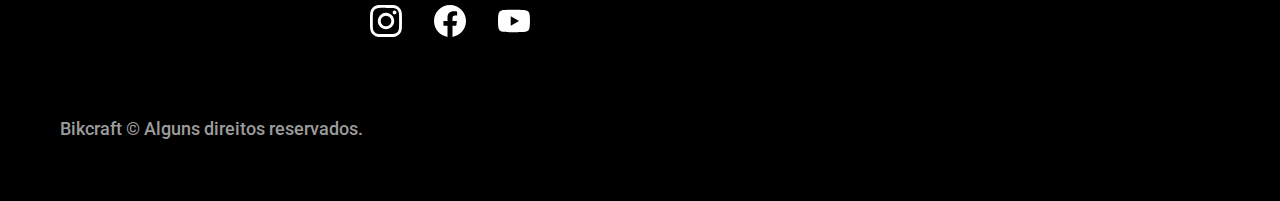
<file: bicicletas/nimbus.html>
<!DOCTYPE html>
<html lang="pt-br">

<head>
  <meta charset="UTF-8">
  <meta http-equiv="X-UA-Compatible" content="IE=edge">
  <meta name="viewport" content="width=device-width, initial-scale=1.0">
  <title>Nimbus Stark | Bikcraft </title>
  <meta name="description" content="Nimbus Stark.">
  <link rel="icon" href="../favicon.svg" type="image/x-xml+svg">
  <link rel="stylesheet" href="../css/style.min.css">

  <link rel="preconnect" href="https://fonts.googleapis.com">
  <link rel="preconnect" href="https://fonts.gstatic.com" crossorigin>
  <link href="https://fonts.googleapis.com/css2?family=Merriweather:ital,wght@1,900&family=Poppins:wght@400;600&family=Roboto:wght@400;500&display=swap" rel="stylesheet">
  <script>document.documentElement.classList.add("js")</script>
</head>

<body id="bicicleta">
  <header class="header-bg">
    <div class="container header">
      <a href="../">
        <img src="../img/bikcraft.svg" alt="Bikcraft">
      </a>
      <nav aria-label="primaria">
        <ul class="header-menu font-1-m cor-0">
          <li> <a href="../bicicletas.html">Bicicletas</a> </li>
          <li> <a href="../seguros.html">Seguros</a> </li>
          <li> <a href="../contato.html">Contato</a> </li>
        </ul>
      </nav>
    </div>
  </header>

  <main class="titulo-bg">
    <div>
      <div class="titulo container">
        <p class="font-2-xl cor-5">R$ 4999</p>
        <h1 class="font-1-xxl cor-0">Nimbus Stark<span class="cor-p1">.</span></h1>
      </div>
    </div>

    <div class="bicicleta container">
      <div class="bicicleta-imagens">
        <img src="../img//bicicleta/nimbus1.jpg" width="1120" height="880" alt="Bicicleta Nimbus">
        <img src="../img//bicicleta/nimbus2.jpg" width="1120" height="880" alt="Bicicleta Nimbus">
        <img src="../img//bicicleta/nimbus3.jpg" width="1120" height="880" alt="Bicicleta Nimbus">
      </div>

      <div class="bicicleta-conteudo">
        <p class="font-2-l cor-5">A Nimbus Stark é a melhor Bikcraft já criada pela nossa equipe. Ela vem equipada com os melhores acessórios, o que garante maior velocidade.</p>

        <div class="bicicleta-comprar">
          <a href="../orcamento.html?tipo=bikcraft&produto=nimbus" class="botao">Comprar Agora</a>
          <span class="font-1-xs cor-6"><img src="../img/icones/entrega.svg" alt="">entrega em 5 dias</span>

          <span class="font-1-xs cor-6"><img src="../img/icones/estoque.svg" alt="">18 em estoque</span>
        </div>

        <h2 class="font-1-xs cor-0">Informações</h2>
        <ul class="bicicleta-informacoes">
          <li>
            <img src="../img/icones/eletrica.svg" alt="">
            <h3 class="font-1-m cor-0">Motor Elétrico</h3>
            <p class="font-2-xs cor-5">Permite você viajar distâncias inimaginaveis com a sua bike.</p>
          </li>
          <li>
            <img src="../img/icones/velocidade.svg" alt="">
            <h3 class="font-1-m cor-0">40 km/h</h3>
            <p class="font-2-xs cor-5">A mais rápida bicicleta elétrica disponível hoje no mercado.</p>
          </li>
          <li>
            <img src="../img/icones/rastreador.svg" alt="">
            <h3 class="font-1-m cor-0">Rastreador</h3>
            <p class="font-2-xs cor-5">Rastreador e sistema anti-furto para garantir o seu sossego.</p>
          </li>
          <li>
            <img src="../img/icones/carbono.svg" alt="">
            <h3 class="font-1-m cor-0">Fibra de Carbono</h3>
            <p class="font-2-xs cor-5">Maior proteção possível para a sua Bikcraft com fibra de carbono.</p>
          </li>
        </ul>

        </ul>
        <h2 class="font-1-xs cor-0">FICHA TÉCNICA</h2>
        <ul class="bicicleta-ficha font-2-s cor-4">
          <li>Peso <span>9 kg</span></li>
          <li>Altura <span>60 cm</span></li>
          <li>Largura <span>120 cm</span></li>
          <li>Profundidade <span>10 cm</span></li>
          <li>Marchas <span>16</span></li>
          <li>Roda <span>29</span></li>
        </ul>
      </div>
    </div>
  </main>

  <article class="container bicicletas-lista">
    <h2 class="font-1-xxl">escolha a sua <span class="cor-p1">.</span></h2>

    <ul>
      <li>
        <a href="./magic.html">
          <img src="../img/bicicletas/magic.jpg" width="1120" height="680" alt="Bicicleta preta">
          <h3 class="font-1-xl cor-11">Magic Might</h3>
          <span class="font-2-m cor-8">R$ 2499</span>
        </a>
      </li>

      <li>
        <a href="./nebula.html">
          <img src="../img/bicicletas/nebula.jpg" width="1120" height="680" alt="Bicicleta preta">
          <h3 class="font-1-xl cor-11">Nebula Cosmic</h3>
          <span class="font-2-m cor-8">R$ 3999</span>
        </a>
      </li>
    </ul>
  </article>

  <article class="seguro-bg">
    <div class="seguro container">
      <div class="seguro-imagem">
        <img src="../img/fotos/seguros.jpg" width="1360" height="1512" alt="Pessoa parada em cima de uma bicicleta">
      </div>
      <div class="seguro-conteudo">
        <h2 class="font-1-xxl cor-0">Pedale mais tranquilo com o nosso <span class="cor-p1">seguro.</span></h2>
        <p class="font-2-l cor-5">Inscreva-se em um dos planos do nosso seguro Bikcraft e aproveite diversos benefícios.</p>
        <a href="../seguros.html" class="botao">Conheça Mais</a>
      </div>
    </div>
  </article>

  <footer class="footer-bg">
    <div class="footer container">
      <img src="../img/bikcraft.svg" alt="Bikcraft">

      <div class="footer-contato">
        <h3 class="font-2-l-b cor-0">Contato</h3>
        <ul class="font-2-m cor-5">
          <li><a href="tel:+555199999999">+55 51 9999-9999</a></li>
          <li><a href="mailto:contato@bikcraft.com">contato@bikcraft.com</a></li>
          <li>Rua Ali Perto, 42 - Cidade Baixa</li>
          <li>Rio Grande do Sul - RS</li>
        </ul>

        <div class="footer-redes">
          <a href="../">
            <img src="../img/redes/instagram.svg" alt="Instagram">
          </a>
          <a href="../">
            <img src="../img/redes/facebook.svg" alt="Facebook">
          </a>
          <a href="../">
            <img src="../img/redes/youtube.svg" alt="Youtube">
          </a>
        </div>
      </div>

      <div class="footer-informacoes">
        <h3 class="font-2-l-b cor-0">Informações</h3>
        <nav aria-label="">
          <ul class="font-1-m cor-5">
            <li> <a href="../bicicletas.html">Bicicletas</a> </li>
            <li> <a href="../seguros.html">Seguros</a> </li>
            <li> <a href="../contato.html">Contato</a> </li>
            <li> <a href="../termos.html">Termos e Condições</a> </li>
          </ul>
        </nav>
      </div>

      <p class="footer-copy font-2-m cor-6">Bikcraft © Alguns direitos reservados.</p>
    </div>
  </footer>
  <script src="../js/script.js"></script>
</body>

</html>
</file>
<file: css/style.min.css>
*{margin:0;padding:0;font-family:Arial,Helvetica,sans-serif;box-sizing:border-box}body{color:#111}ul{list-style:none}a{text-decoration:none;color:inherit}img{max-width:100%;height:auto;display:block}img[src$=".jpg"]{border-radius:4px}.container{max-width:1200px;margin:0 auto;padding:0 20px}.font-2-xs{font:400 0.875rem/1.45 Roboto,sans-serif}.font-2-s{font:400 1rem/1.5 Roboto,sans-serif}.font-2-m{font:500 1.125rem/1.35 Roboto,sans-serif}.font-2-l-b{font:400 1.5rem/1.5 Roboto,sans-serif;letter-spacing:.015em;text-transform:uppercase}.font-2-l{font:500 1.5rem/1.5 Roboto,sans-serif}.font-2-xl{font:500 2rem/1.35 Roboto,sans-serif;text-transform:uppercase}.font-1-xs{font:600 0.75rem/1.35 Poppins,sans-serif}.font-1-s{font:400 1rem/1.5 Poppins,sans-serif}.font-1-m-b{font:600 1.125rem/1.35 Poppins,sans-serif}.font-1-m{font:400 1.125rem/1.35 Poppins,sans-serif}.font-1-l{font:600 1.5rem/1.5 Poppins,sans-serif}.font-1-xl{font:600 2rem/1.25 Poppins,sans-serif}.font-1-xxl{font:600 4rem/1.125 Poppins,sans-serif}@media(max-width:1200px){.font-1-xxl{font-size:3rem}.font-2-l,.font-2-l-b{font-size:1.125rem}}@media(max-width:800px){.font-1-xxl{font-size:2rem}.font-1-xl{font-size:1.5rem}}:root{--cor-0:#ffffff;--cor-1:#F7F7F7;--cor-2:#EDEDED;--cor-3:#DEDEDE;--cor-4:#CCCCCC;--cor-5:#B2B2B2;--cor-6:#9C9C9C;--cor-7:#717171;--cor-8:#595959;--cor-9:#404040;--cor-10:#2e2e2e;--cor-11:#111111;--cor-12:#000000;--cor-p1:#FFBB00;--cor-p2:#E4A30B;--cor-p3:#A66F00;--cor-p4:#664400;--cor-p5:#332200}.cor-0{color:var(--cor-0)}.cor-1{color:var(--cor-1)}.cor-2{color:var(--cor-2)}.cor-3{color:var(--cor-3)}.cor-4{color:var(--cor-4)}.cor-5{color:var(--cor-5)}.cor-6{color:var(--cor-6)}.cor-7{color:var(--cor-7)}.cor-8{color:var(--cor-8)}.cor-9{color:var(--cor-9)}.cor-10{color:var(--cor-10)}.cor-11{color:var(--cor-11)}.cor-12{color:var(--cor-12)}.cor-p1{color:var(--cor-p1)}.cor-p2{color:var(--cor-p2)}.cor-p3{color:var(--cor-p3)}.cor-p4{color:var(--cor-p4)}.cor-p5{color:var(--cor-p5)}.js .fadeInDown{transform:translate3d(0,-20px,0)}.js .fadeInUp{transform:translate3d(0,20px,0)}.js .fadeInRight{transform:translate3d(20px,0,0)}.js .fadeInLeft{transform:translate3d(-20px,0,0)}.js [data-anime]{opacity:0}.js .anime{opacity:1;transform:none;transition:transform .8s,opacity .8s}.header-bg{background:var(--cor-12)}.header{display:flex;flex-wrap:wrap;gap:20px;justify-content:space-between;align-items:center;padding:20px}.header-menu{display:flex;flex-wrap:wrap;gap:40px}.header-menu a{padding:16px 0;display:inline-block;position:relative}.header-menu a::after{content:"";display:block;height:2px;background-color:var(--cor-0);margin-top:4px;width:0;position:absolute}.header-menu a.ativo::after,.header-menu a:hover::after{width:100%;transition:.3s}@media(max-width:800px){.header-menu a{background:var(--cor-11);padding:12px 16px;border-radius:4px}.header-menu{gap:20px}.header-menu a:hover{background-color:var(--cor-10)}.header-menu a::after{display:none}}@media(max-width:600px){.header-menu{gap:12px}.header-menu a{font-size:12px;padding:8px 12px}}.footer-bg{background:var(--cor-12)}.footer{display:grid;grid-template-columns:3fr 5fr 4fr;gap:40px;padding-top:60px;padding-bottom:60px}.footer h3{margin-bottom:32px}.footer-contato ul{margin-bottom:32px}.footer-contato li:nth-child(2n):after{content:"";display:block;max-width:360px;height:2px;background:var(--cor-11);margin-top:16px}.footer li{margin-bottom:16px}.footer-redes{display:flex;gap:32px}.footer a:hover{color:var(--cor-0)}.footer-copy{grid-column:1/-1;margin-top:40px}@media (max-width:800px){.footer>img{display:none}.footer{grid-template-columns:1fr 1fr}}@media (max-width:600px){.footer{grid-template-columns:1fr;gap:60px}.footer-copy{margin-top:0}}.botao{display:inline-block;padding:16px 32px;background:linear-gradient(#ffbf00,#f2a50c);border-radius:5px;box-shadow:0 1px 2px rgba(0,0,0,.1);color:var(--cor-p5);text-transform:uppercase;font:600 1.125rem/1.35 Poppins,sans-serif;max-width:max-content;border:none;cursor:pointer}.botao:hover{background:linear-gradient(#ffb60d,#e59317)}.botao.secundario{background:var(--cor-10);color:var(--cor-0)}.botao.secundario:hover{background:var(--cor-9)}.botao.seta{display:flex;align-items:center}.botao.seta::after{content:"";display:inline-block;width:18px;height:10px;margin-left:12px;background:url("../img/icones/seta.svg");transition:transform .2s}.botao.seta:hover::after{transform:translateX(4px)}@media(max-width:600px){.botao{padding:12px 16px;font-size:1rem}}.link{display:inline-block;color:var(--cor-p1);font:600 1.5rem/1.5 Poppins,sans-serif;text-transform:uppercase}.link::after{content:"";display:block;height:4px;width:100%;background:currentColor}.link:hover{color:var(--cor-p3)}.titulo-bg{background:var(--cor-11);padding-bottom:60px;padding-top:60px}.titulo{background:url("../img/dec/top-right.svg") no-repeat top right 20px}.titulo p{margin-bottom:4px}@media (max-width:800px){.titulo-bg{padding-top:40px;padding-bottom:40px}.titulo p{font-size:1rem;text-transform:lowercase;font-weight:400}}.form{display:grid;grid-template-columns:1fr 1fr;gap:20px}.form label{display:block;font:600 1rem/1.5 Poppins,sans-serif;margin-bottom:4px}.form .col-2{grid-column:span 2}.form input[type=email],.form input[type=text],.form textarea{font:400 1rem/1.5 Roboto,sans-serif;background-color:var(--cor-1);border:1px solid var(--cor-2);padding:12px;border-radius:4px;width:100%}.form input[type=email]:focus,.form input[type=text]:focus,.form textarea:focus{outline:0;border-color:var(--cor-p1);background-color:var(--cor-0);box-shadow:0 0 0 2px #fea}@media (max-width:600px){.form{grid-template-columns:1fr}.form .col-2{grid-column:1}}.introducao-bg{background:var(--cor-12) url("../img/dec/bottom-left.svg") no-repeat bottom 160px left 20px;box-shadow:inset 0 -120px var(--cor-0)}.introducao{display:grid;grid-template-columns:1fr 1fr;gap:0 40px}.introducao-conteudo{align-self:end;padding-bottom:200px}.introducao img{height:100%;object-fit:cover;border-radius:4px}.introducao h1{margin-bottom:32px}.introducao h1 span{color:var(--cor-p1)}.introducao p{margin-bottom:20px}@media(max-width:800px){.introducao-bg{background:var(--cor-11);padding-top:40px;box-shadow:inset 0 -60px var(--cor-0)}.introducao{grid-template-columns:1fr;gap:32px}.introducao-conteudo{padding-bottom:0}.introducao h1{margin-bottom:16px}.introducao img{height:300px;width:100%}}.tecnologia-bg{background-color:var(--cor-11);box-shadow:inset 0 80px var(--cor-0),inset 0 -80px var(--cor-0)}.tecnologia{display:grid;grid-template-columns:1fr 1fr;gap:40px}.tecnologia-imagem img{object-fit:cover;object-position:left;height:100%;width:100%}.tecnologia-conteudo{padding:120px 0}.tecnologia-conteudo>span{display:block;margin-bottom:20px}.tecnologia-conteudo h2{margin-bottom:32px}.tecnologia-conteudo>p{margin-bottom:20px}.tecnologia-conteudo a{display:inline-block;margin-bottom:80px}.tecnologia-vantagens{display:flex;gap:40px}.tecnologia-vantagens h3{width:max-content;margin-bottom:8px}.tecnologia-vantagens img{width:24px;margin-bottom:8px}@media (max-width:800px){.tecnologia-bg{box-shadow:initial}.tecnologia{grid-template-columns:1fr}.tecnologia-conteudo{padding:60px 0}.tecnologia-imagem{display:none}.tecnologia-conteudo a{margin-bottom:60px}}@media (max-width:600px){.tecnologia-vantagens{flex-direction:column}}.parceiros{padding:120px 0}.parceiros h2{margin-bottom:60px}.parceiros ul{padding:0 20px;max-width:1400px;margin:0 auto;display:grid;grid-template-columns:repeat(4,1fr)}.parceiros li{display:flex;padding:32px;border-left:2px solid var(--cor-2)}.parceiros li img{margin:auto}.parceiros li:nth-child(n+5){border-top:2px solid var(--cor-2)}.parceiros li:first-child,.parceiros li:nth-child(5){border-left:none}@media (max-width:800px){.parceiros{padding:60px 0}.parceiros h2{margin-bottom:20px}.parceiros ul{grid-template-columns:repeat(2,1fr)}.parceiros li{padding:20px}.parceiros li:nth-child(n+3){border-top:2px solid var(--cor-2)}.parceiros li:nth-child(odd){border-left:none}}.depoimento{display:grid;grid-template-columns:1fr 1fr;background:var(--cor-p1)}.depoimento img{border-radius:0;width:100%;height:100%;object-fit:cover}.depoimento-conteudo{padding:40px 80px 80px;align-self:end;background:url("../img/dec/bottom-right-p.svg") no-repeat bottom 40px right 40px}.depoimento-conteudo p{max-width:32ch;font-family:Merriweather,serif;font-style:italic;font-weight:900;margin-bottom:32px;position:relative}.depoimento p::after,.depoimento p::before{font-size:5rem;color:var(--cor-p2);position:absolute}.depoimento p::before{content:"“";left:-50px;top:-20px}.depoimento p::after{content:"”"}@media(min-width:1200px){.depoimento img{max-height:520px}}@media(max-width:800px){.depoimento{grid-template-columns:1fr;text-align:center;overflow:hidden}.depoimento img{max-height:200px}.depoimento-conteudo{padding:40px 20px;justify-self:center}}.seguros-bg{background:var(--cor-11)}.seguros{padding-top:60px;padding-bottom:60px;display:grid;grid-template-columns:1fr 1fr;align-items:center;gap:40px}#seguros .seguros{padding-top:0}.seguros h2{grid-column:1/-1}.seguros-item{background:var(--cor-12);padding:32px 32px 32px 60px;display:grid;grid-template-columns:1fr auto;border-radius:4px}.seguros-item h3{margin-bottom:40px}.seguros-item span{grid-column:2;display:block;text-align:right}.seguros-item ul{grid-column:1/-1;margin-bottom:32px}.seguros-item li{display:flex;align-items:center;position:relative}.seguros-item li+li{margin-top:20px}.seguros-item li::before{content:"";display:inline-block;width:13px;height:9px;background-image:url("../img/icones/lista.svg");position:absolute;left:-21px}.seguros-item a{grid-column:1/-1}@media (max-width:800px){.seguros{grid-template-columns:1fr}}.vantagens-bg{background-color:var(--cor-12)}.vantagens{padding-top:120px;padding-bottom:120px}.vantagens h2{margin-bottom:60px}.vantagens ul{display:grid;grid-template-columns:repeat(auto-fit,minmax(280px,max-content));gap:40px 80px}.vantagens h3,.vantagens img{margin-bottom:8px}@media (max-width:800px){.vantagens{padding-top:60px;padding-bottom:60px}}.perguntas{padding-top:120px;padding-bottom:120px}.perguntas h2{margin-bottom:60px}.perguntas dl>div{padding:20px;border-radius:4px}.perguntas dl>div:nth-child(odd){background-color:var(--cor-1)}.perguntas button{display:grid;grid-template-columns:auto 1fr auto;align-items:center;gap:8px;border:none;background:0 0;width:100%;text-align:left;cursor:pointer}.perguntas button::before{content:"";display:inline-block;width:12px;height:8px;background-color:var(--cor-p1)}.perguntas button::after{content:"";display:inline-block;width:14px;height:6px;background-image:url('../img/icones/seta-abrir.svg');transition:.3s}.perguntas button:hover::after,.perguntas button[aria-expanded=true]::after{transform:rotate(180deg)}.js .perguntas dd{display:none}.js .perguntas dd.ativa{display:block}.perguntas dd{padding-left:20px;padding-top:16px;max-width:80ch}@media (max-width:800px){.perguntas{padding-top:60px;padding-bottom:60px}.perguntas h2{margin-bottom:40px}}#contato{background:linear-gradient(var(--cor-11) 600px,var(--cor-1) 0)}.contato{display:grid;grid-template-columns:5fr 7fr}.contato-dados,.contato-formulario{padding:60px;box-shadow:0 1px 2px rgba(0,0,0,.1)}.contato-dados{border-radius:5px 0 0 5px;background:var(--cor-12) url("../img/dec/bottom-left.svg") no-repeat bottom 20px left 20px}.contato-formulario{border-radius:0 5px 5px 0;background:var(--cor-0) url("../img/dec/bottom-right.svg") no-repeat bottom 20px right 20px}.contato-dados h2{margin-bottom:60px}.contato-endereco{margin-bottom:32px;background:url("../img/icones/local.svg") no-repeat 0 2px;padding-left:28px}.contato-endereco p{margin-bottom:8px}.contato-meios a{display:block;max-width:max-content;margin-bottom:8px;padding-left:28px}.contato-meios a:first-child{background:url("../img/icones/email.svg") no-repeat 0 2px}.contato-meios a:hover{color:var(--cor-0)}.contato-meios a:nth-child(2){margin-bottom:32px}.contato-meios a:nth-child(3){background:url("../img/icones/telefone.svg") no-repeat 0;margin-bottom:60px}.contato-redes{display:flex;gap:32px;padding-left:28px}@media (max-width:800px){.contato{grid-template-columns:1fr}.contato-dados,.contato-formulario{padding:20px}.contato-dados{border-radius:5px 5px 0 0;background:var(--cor-12)}.contato-formulario{border-radius:0 0 5px 5px}.contato-dados h2,.contato-meios a:nth-child(3){margin-bottom:32px}.contato-redes{margin-bottom:12px}}.lojas{display:grid;grid-template-columns:1fr 1fr;gap:0 40px;padding-top:120px;padding-bottom:120px}.lojas h2{grid-column:1/-1;margin-bottom:60px}.lojas img{border-radius:4px 4px 0 0}.lojas-item{border-radius:4px;background-color:var(--cor-0);box-shadow:0 1px 2px rgba(0,0,0,.1)}.lojas-conteudo{display:grid;grid-template-columns:1fr 1fr;gap:32px 16px;padding:32px}.lojas-conteudo .lojas-tempo,.lojas-conteudo h3{grid-column:1/-1}.lojas-dados{display:grid;gap:8px;border-left:2px solid var(--cor-2);padding-left:12px}.lojas-tempo{display:flex;align-items:center;gap:8px}@media(max-width:800px){.lojas{gap:20px;padding-top:60px;padding-bottom:60px}.lojas h2{margin-bottom:32px}.lojas-conteudo{grid-template-columns:1fr}}@media(max-width:600px){.lojas{grid-template-columns:1fr}}.termos{padding-top:80px;padding-bottom:80px}.termos h2{margin-bottom:20px}.termos p+h2{margin-top:40px}.termos p{margin-bottom:24px;max-width:75ch}#orcamento{background:linear-gradient(var(--cor-11) 600px,var(--cor-1) 0)}.orcamento{display:grid;grid-template-columns:5fr 7fr;padding-bottom:120px}.orcamento h2{text-transform:uppercase;position:relative;display:flex;align-items:center}.orcamento h2::before{content:"";display:inline-block;width:4px;height:8px;background-color:var(--cor-p1);position:absolute;left:-12px}.orcamento-dados,.orcamento-produto{padding:60px;box-shadow:0 1px 2px rgba(0,0,0,.1)}.orcamento-produto{border-radius:5px 0 0 5px;background:var(--cor-12) url("../img/dec/bottom-left.svg") no-repeat bottom 20px left 20px;display:grid;grid-template-columns:1fr 1fr;align-content:start;gap:20px}.orcamento-produto>*{grid-column:1/-1}.orcamento-produto>label{grid-column:initial}.orcamento-produto label{font:400 1rem/1.5 Poppins,sans-serif;color:var(--cor-4);background-color:var(--cor-10);padding:12px 16px;border-radius:4px;cursor:pointer;display:grid;grid-template-columns:auto 1fr auto;align-items:center;border:1px solid var(--cor-10)}.orcamento-produto input:checked+label{background-color:var(--cor-0);color:var(--cor-11)}.orcamento-produto label::before{content:"";display:inline-block;width:12px;height:12px;border:1px solid var(--cor-6);border-radius:50%;margin-right:8px}.orcamento-produto input:checked+label::before{border-color:var(--cor-7);box-shadow:inset 0 0 0 3px var(--cor-0),inset 0 0 0 5px var(--cor-7)}.orcamento-produto label:hover{background-color:var(--cor-9);border-color:var(--cor-9)}.orcamento-produto input:focus+label{box-shadow:0 0 0 2px var(--cor-p1);border-color:var(--cor-12)}.orcamento-produto label span{display:none}.orcamento-produto input:checked+label span{display:inline-block}.orcamento-produto input{opacity:0;position:absolute;pointer-events:none}.orcamento-dados{border-radius:0 5px 5px 0;background:var(--cor-0) url("../img/dec/bottom-right.svg") no-repeat bottom 20px right 20px}.orcamento-conteudo{display:none}.orcamento-conteudo h2,.orcamento-dados h2:nth-of-type(n+2){margin-top:20px}#bikcraft:checked~#orcamento-bikcraft,#seguro:checked~#orcamento-seguro{display:grid;gap:20px}.orcamento-detalhes{display:none;background-color:var(--cor-0);padding:20px;grid-template-columns:1fr 1fr;border-radius:4px;align-items:center}.orcamento-detalhes li{display:flex;align-items:center;margin-bottom:8px}.orcamento-detalhes li img{width:16px;margin-right:8px}.orcamento-produto input:checked+label+.orcamento-detalhes{display:grid}@media (max-width:1200px){.orcamento-dados,.orcamento-produto{padding:32px}}@media (max-width:800px){.orcamento{grid-template-columns:1fr}.orcamento-dados{border-radius:0 0 5px 5px}.orcamento-produto{border-radius:5px 5px 0 0;background:var(--cor-12)}}@media (max-width:400px){.orcamento-produto{grid-template-columns:1fr}}.bicicletas-lista{padding:60px 0 120px 0}.bicicletas-lista h2{margin-bottom:40px}.bicicletas-lista ul{display:flex;gap:40px;padding:0 20px;max-width:1400px;margin:0 auto;clear:both;overflow-x:auto}#bicicleta .bicicletas-lista ul{padding:0 0 20px 0}.bicicletas-lista li{min-width:280px}.bicicletas-lista a{display:block}.bicicletas-lista img{margin-bottom:16px}.bicicletas-lista h3{margin-bottom:8px;display:flex;align-items:center}.bicicletas-lista h3::before{content:"";display:inline-block;width:12px;height:8px;margin-right:8px;background:var(--cor-p1);transition:width .2s}.bicicletas-lista a:hover h3::before{width:24px}.bicicletas-lista li span{padding-left:20px}@media(max-width:800px){.bicicletas-lista{padding-bottom:60px}.bicicletas-lista ul{gap:20px}}.bicicletas-bg{background-image:linear-gradient(to right,var(--cor-0) 30%,var(--cor-11) 30%)}.bicicletas{display:grid;grid-template-columns:1fr 1fr;gap:40px;padding-top:60px;padding-bottom:60px;background:url("../img/dec/top-right.svg") no-repeat top 40px right 20px}.bicicletas-imagem{position:relative}.bicicletas-imagem span{background:var(--cor-12);display:inline-block;padding:8px 16px 8px 8px;position:absolute;top:20px;right:0;border-radius:4px 0 0 4px}.bicicletas-conteudo{display:grid;grid-template-columns:1fr auto;align-content:start}.bicicletas-conteudo h2,.bicicletas-conteudo p{grid-column:1/-1}.bicicletas-conteudo h2::before{content:"";display:block;width:12px;height:8px;background-color:var(--cor-p1);margin-bottom:8px}.bicicletas-conteudo .botao{place-self:end}.bicicletas-conteudo p{margin-bottom:32px}.bicicletas li+li{margin-top:16px}.bicicletas li{display:flex;align-items:center}.bicicletas-conteudo img{width:24px;margin-right:8px}@media (max-width:800px){.bicicletas{grid-template-columns:1fr;gap:20px;padding-top:40px;padding-bottom:40px}.bicicletas-bg{background:var(--cor-11)}}@media (max-width:600px){.bicicletas-conteudo{grid-template-columns:1fr}.bicicletas ul{font-size:1rem;margin-bottom:32px;display:grid;grid-template-columns:1fr 1fr}.bicicletas-conteudo .botao{place-self:start}}.bicicleta{display:grid;grid-template-columns:1fr 1fr;align-items:start;gap:40px;padding-top:60px;padding-bottom:60px}#bicicleta .titulo p{text-transform:uppercase}.bicicleta-imagens{display:flex;flex-wrap:wrap;gap:20px}.bicicleta-imagens img{flex:1;min-width:200px}.bicicleta-imagens img:first-child{min-width:100%}.bicicleta-conteudo>p{margin-bottom:32px}.bicicleta-comprar{display:grid;grid-template-columns:max-content auto;align-items:center;justify-items:start;gap:8px 12px;margin-bottom:40px}.bicicleta-comprar a{grid-row:span 2}.bicicleta-comprar span{display:flex;align-items:center;background-color:var(--cor-12);padding:4px 8px;border-radius:4px;gap:8px}.bicicleta-conteudo h2{text-transform:uppercase;letter-spacing:.015em;margin-bottom:12px}.bicicleta-ficha,.bicicleta-informacoes{padding:32px;background-color:var(--cor-12);border-radius:4px}.bicicleta-informacoes{margin-bottom:40px;display:grid;grid-template-columns:1fr 1fr;gap:32px}.bicicleta-informacoes img{width:24px;margin-bottom:8px}.bicicleta-informacoes h3{margin-bottom:8px}.bicicleta-ficha li{padding:4px 0;display:flex;justify-content:space-between;border-bottom:1px solid var(--cor-11)}.bicicleta-ficha li:last-child{border-bottom:none}.bicicleta-ficha span{color:var(--cor-6)}@media (max-width:800px){.bicicleta{grid-template-columns:1fr;padding-top:40px;padding-bottom:40px}.bicicleta-imagens{grid-row:2}}@media (max-width:400px){.bicicleta-informacoes{grid-template-columns:1fr}.bicicleta-comprar{grid-template-columns:1fr}}.seguro-bg{background-color:var(--cor-11);box-shadow:inset 0 120px var(--cor-0),inset 0 -120px var(--cor-12)}.seguro{display:grid;grid-template-columns:1fr 1fr;gap:40px}.seguro-imagem img{object-fit:cover;width:100%;height:100%}.seguro-conteudo{padding-top:180px;padding-bottom:180px}.seguro h2{margin-bottom:32px}.seguro p{margin-bottom:20px}@media(max-width:800px){.seguro{grid-template-columns:1fr}.seguro-conteudo{grid-row:1;padding-top:40px;padding-bottom:0}.seguro-imagem{height:400px}.seguro-bg{box-shadow:inset 0 -60px var(--cor-12)}}
</file>
